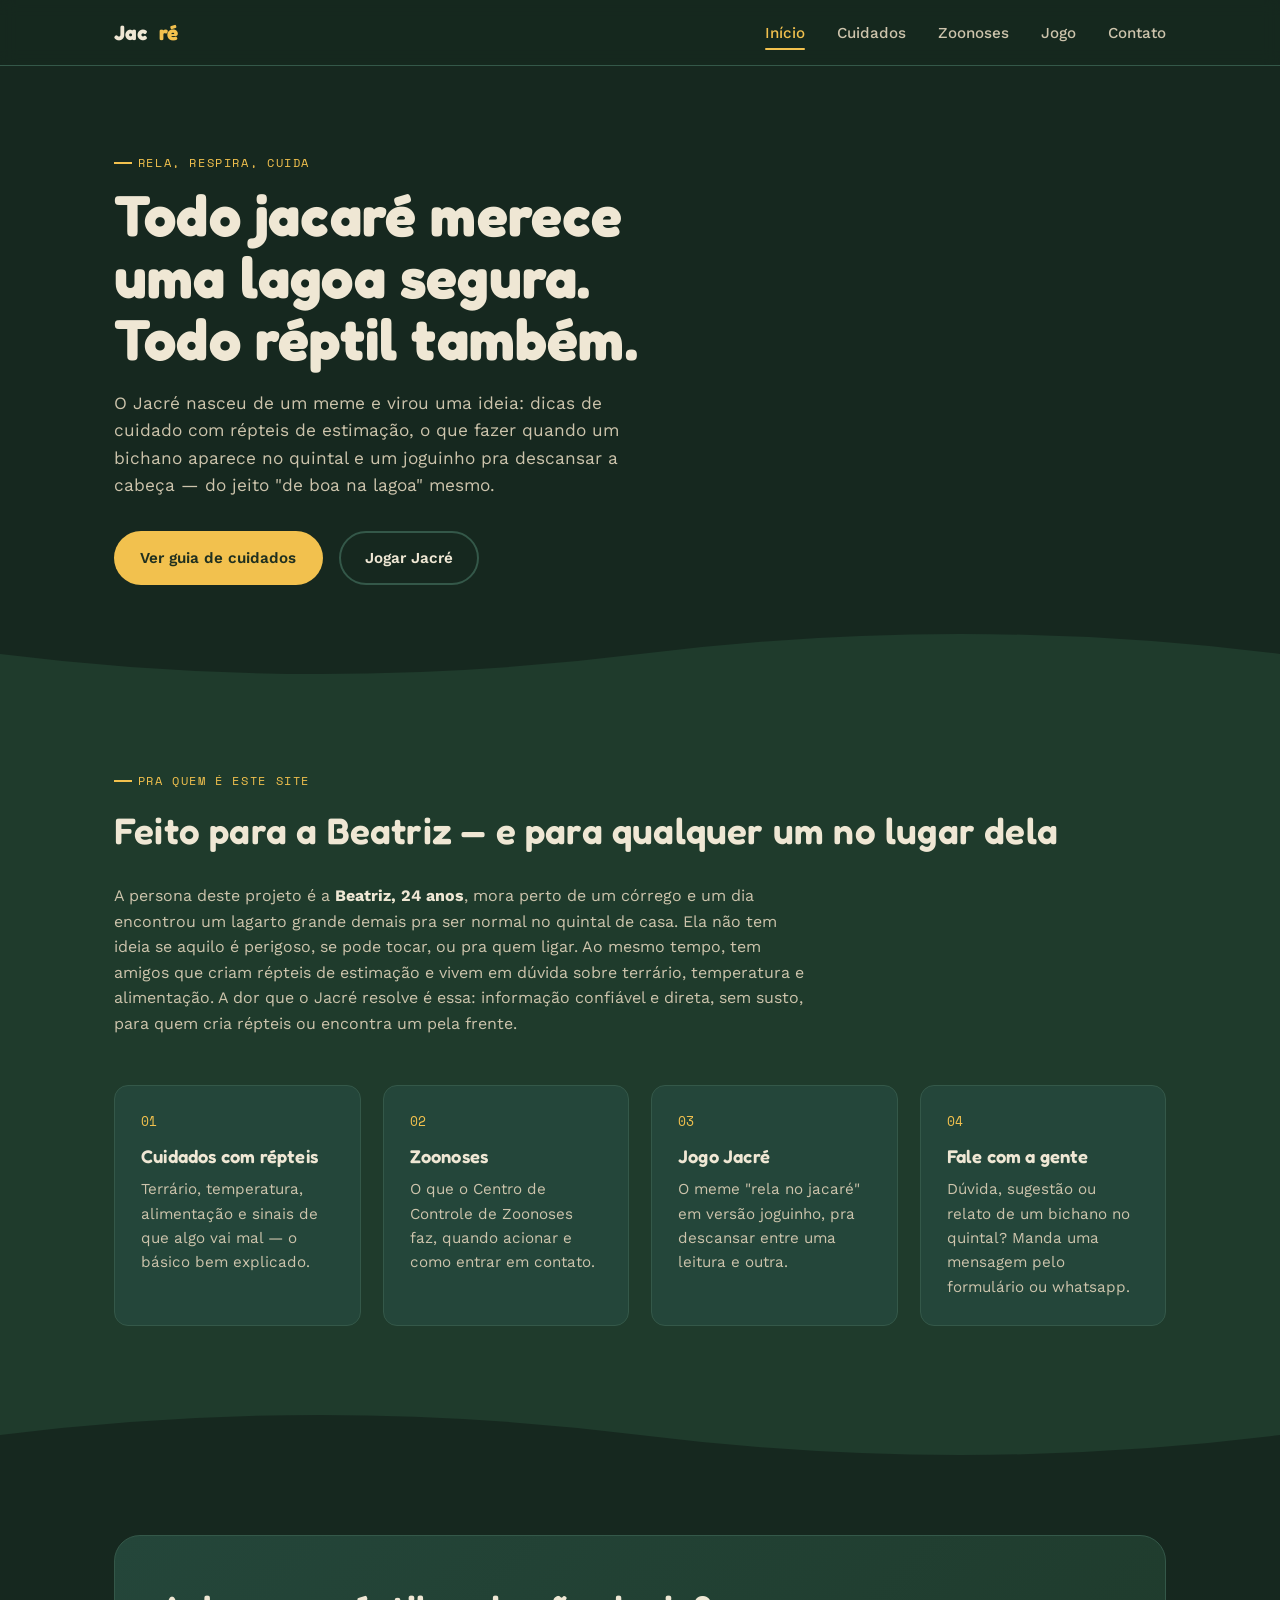
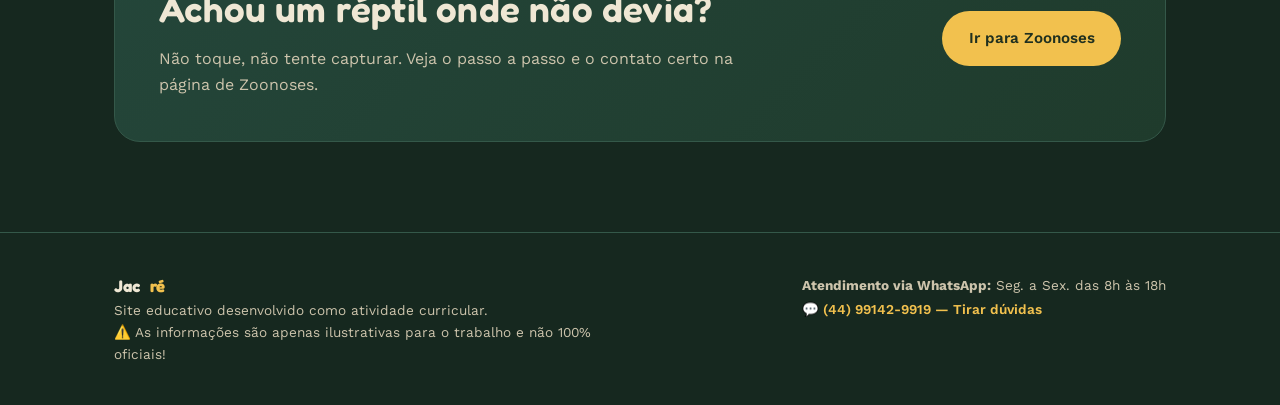
<file: index.html>
<!DOCTYPE html>
<html lang="pt-BR">

<head>
  <meta charset="UTF-8">
  <meta name="viewport" content="width=device-width, initial-scale=1.0">
  <title>Jacré — cuidados com répteis e boas notícias da lagoa</title>
  <link rel="stylesheet" href="css/style.css">
</head>

<body>

  <header class="site">
    <nav class="nav">
      <a href="index.html" class="brand">Jac<span class="dot">ré</span></a>
      <ul class="nav-links">
        <li><a href="index.html">Início</a></li>
        <li><a href="cuidados.html">Cuidados</a></li>
        <li><a href="zoonoses.html">Zoonoses</a></li>
        <li><a href="jogo.html">Jogo</a></li>
        <li><a href="contato.html">Contato</a></li>
      </ul>
      <button class="hamburger" aria-label="Abrir menu" aria-expanded="false">
        <span></span><span></span><span></span>
      </button>
    </nav>
  </header>

  <main>
    <section class="hero">
      <div class="wrap hero-grid">
        <div>
          <p class="eyebrow">Rela, respira, cuida</p>
          <h1>Todo jacaré merece uma lagoa segura. Todo réptil também.</h1>
          <p class="lead">O Jacré nasceu de um meme e virou uma ideia: dicas de cuidado com répteis de estimação, o que
            fazer quando um bichano aparece no quintal e um joguinho pra descansar a cabeça — do jeito "de boa na lagoa"
            mesmo.</p>
          <div class="hero-cta">
            <a href="cuidados.html" class="btn btn-primary">Ver guia de cuidados</a>
            <a href="jogo.html" class="btn btn-outline">Jogar Jacré</a>
          </div>
        </div>

        <div class="hero-stage">
          <svg viewBox="0 0 420 420" xmlns="http://www.w3.org/2000/svg" role="img"
            aria-label="Ilustração de um jacaré relaxando ao sol à beira da lagoa">
            <!-- sol -->
            <g class="sun-ray">
              <circle cx="210" cy="90" r="6" fill="#f2c14e" />
              <g stroke="#f2c14e" stroke-width="4" stroke-linecap="round">
                <line x1="210" y1="55" x2="210" y2="42" />
                <line x1="210" y1="138" x2="210" y2="125" />
                <line x1="167" y1="90" x2="154" y2="90" />
                <line x1="266" y1="90" x2="253" y2="90" />
                <line x1="180" y1="60" x2="171" y2="51" />
                <line x1="249" y1="129" x2="240" y2="120" />
                <line x1="180" y1="120" x2="171" y2="129" />
                <line x1="249" y1="51" x2="240" y2="60" />
              </g>
            </g>
            <circle cx="210" cy="90" r="34" fill="#f2c14e" />

            <!-- lagoa -->
            <ellipse class="ripple" cx="210" cy="330" rx="150" ry="16" fill="none" stroke="#3f6b57" stroke-width="2" />
            <ellipse class="ripple r2" cx="210" cy="330" rx="120" ry="12" fill="none" stroke="#3f6b57"
              stroke-width="2" />
            <ellipse class="ripple r3" cx="210" cy="330" rx="90" ry="9" fill="none" stroke="#3f6b57" stroke-width="2" />
            <path d="M20 330 Q210 300 400 330 L400 420 L20 420 Z" fill="#24463a" />

            <!-- pedra -->
            <ellipse cx="210" cy="300" rx="120" ry="26" fill="#6b4a30" />
            <ellipse cx="210" cy="292" rx="112" ry="20" fill="#7a5230" />

            <!-- jacaré -->
            <g>
              <!-- corpo -->
              <ellipse cx="205" cy="275" rx="95" ry="30" fill="#4c7a5b" />
              <!-- cauda -->
              <path d="M300 278 Q345 275 355 255 Q340 272 300 268 Z" fill="#436c51" />
              <!-- crista -->
              <polygon points="150,255 158,242 166,255" fill="#3a5f47" />
              <polygon points="170,252 178,238 186,252" fill="#3a5f47" />
              <polygon points="190,250 198,236 206,250" fill="#3a5f47" />
              <!-- focinho -->
              <path d="M95 270 Q60 268 55 278 Q60 288 95 286 Z" fill="#4c7a5b" />
              <path d="M58 276 Q70 274 90 275" stroke="#2f4d3a" stroke-width="2" fill="none" />
              <!-- narina -->
              <circle cx="63" cy="273" r="2" fill="#2f4d3a" />
              <!-- olho com pálpebra que pisca -->
              <circle cx="118" cy="262" r="8" fill="#20301f" />
              <circle cx="118" cy="262" r="4" fill="#f2c14e" />
              <rect class="eye-lid" x="110" y="254" width="16" height="16" fill="#4c7a5b" />
              <!-- pernas -->
              <ellipse cx="150" cy="300" rx="10" ry="6" fill="#436c51" />
              <ellipse cx="255" cy="300" rx="10" ry="6" fill="#436c51" />
            </g>
          </svg>
        </div>
      </div>
    </section>

    <svg class="wave" viewBox="0 0 1440 70" preserveAspectRatio="none">
      <path d="M0 30 Q 360 70 720 30 T 1440 30 V70 H0 Z" />
    </svg>

    <section class="section-alt">
      <div class="wrap">
        <p class="eyebrow">Pra quem é este site</p>
        <h2>Feito para a Beatriz — e para qualquer um no lugar dela</h2>
        <p style="max-width:70ch">A persona deste projeto é a <strong style="color:var(--cream)">Beatriz, 24
            anos</strong>, mora perto de um córrego e um dia encontrou um lagarto grande demais pra ser normal no
          quintal de casa. Ela não tem ideia se aquilo é perigoso, se pode tocar, ou pra quem ligar. Ao mesmo tempo, tem
          amigos que criam répteis de estimação e vivem em dúvida sobre terrário, temperatura e alimentação. A dor que o
          Jacré resolve é essa: informação confiável e direta, sem susto, para quem cria répteis ou encontra um pela
          frente.</p>

        <div class="card-grid mt-lg">
          <div class="card">
            <span class="num">01</span>
            <h3>Cuidados com répteis</h3>
            <p>Terrário, temperatura, alimentação e sinais de que algo vai mal — o básico bem explicado.</p>
          </div>
          <div class="card">
            <span class="num">02</span>
            <h3>Zoonoses</h3>
            <p>O que o Centro de Controle de Zoonoses faz, quando acionar e como entrar em contato.</p>
          </div>
          <div class="card">
            <span class="num">03</span>
            <h3>Jogo Jacré</h3>
            <p>O meme "rela no jacaré" em versão joguinho, pra descansar entre uma leitura e outra.</p>
          </div>
          <div class="card">
            <span class="num">04</span>
            <h3>Fale com a gente</h3>
            <p>Dúvida, sugestão ou relato de um bichano no quintal? Manda uma mensagem pelo formulário ou whatsapp.
            </p>
          </div>
        </div>
      </div>
    </section>

    <svg class="wave" viewBox="0 0 1440 70" preserveAspectRatio="none" style="transform:scaleY(-1)">
      <path d="M0 30 Q 360 70 720 30 T 1440 30 V70 H0 Z" />
    </svg>

    <section>
      <div class="wrap">
        <div class="banner">
          <div>
            <h2 style="margin-bottom:.2em">Achou um réptil onde não devia?</h2>
            <p>Não toque, não tente capturar. Veja o passo a passo e o contato certo na página de Zoonoses.</p>
          </div>
          <a href="zoonoses.html" class="btn btn-primary">Ir para Zoonoses</a>
        </div>
      </div>
    </section>
  </main>

  <footer class="site">
    <div class="wrap footer-grid">
      <div>
        <p class="brand">Jac<span class="dot">ré</span></p>
        <p>Site educativo desenvolvido como atividade curricular.<br>⚠️ As informações são apenas ilustrativas para o trabalho e não 100% oficiais!</p>
      </div>
      <div class="footer-whatsapp">
        <p><strong>Atendimento via WhatsApp:</strong> Seg. a Sex. das 8h às 18h</p>
        <p><a href="https://wa.me/5544991429919" target="_blank" rel="noopener noreferrer">💬 (44) 99142-9919 — Tirar
            dúvidas</a></p>
      </div>
    </div>
  </footer>

  <script src="js/script.js"></script>
</body>

</html>
</file>
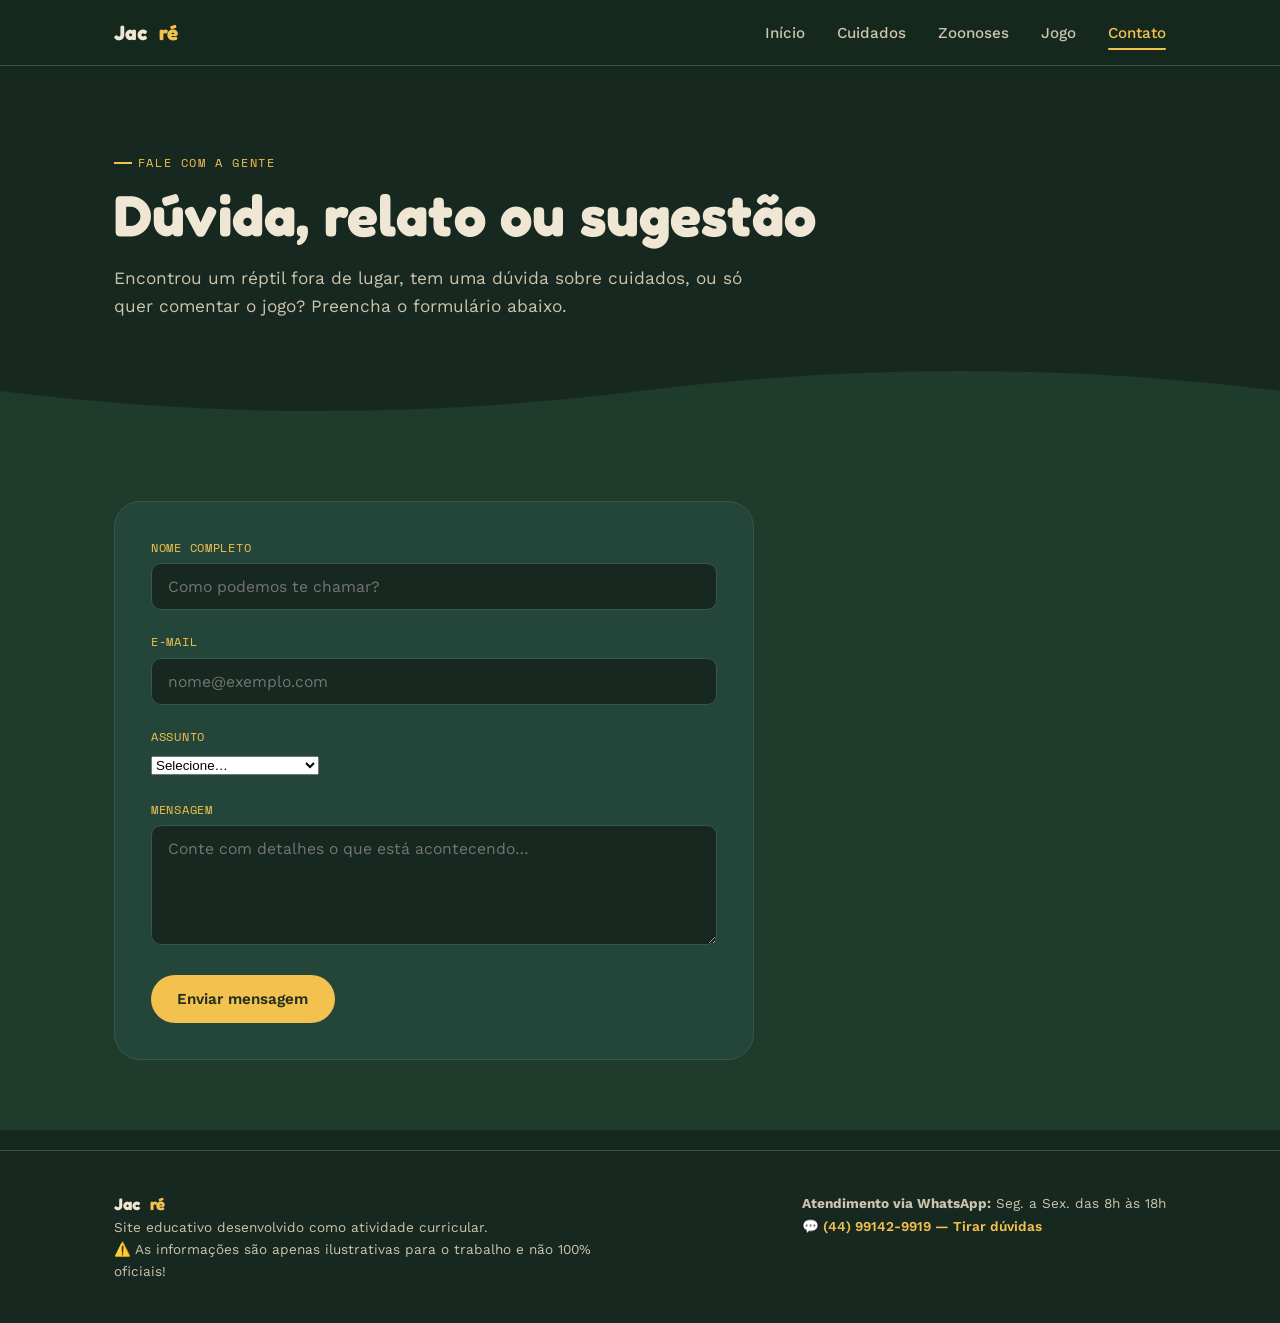
<file: contato.html>
<!DOCTYPE html>
<html lang="pt-BR">

<head>
  <meta charset="UTF-8">
  <meta name="viewport" content="width=device-width, initial-scale=1.0">
  <title>Contato — Jacré</title>
  <link rel="stylesheet" href="css/style.css">
</head>

<body>

  <header class="site">
    <nav class="nav">
      <a href="index.html" class="brand">Jac<span class="dot">ré</span></a>
      <ul class="nav-links">
        <li><a href="index.html">Início</a></li>
        <li><a href="cuidados.html">Cuidados</a></li>
        <li><a href="zoonoses.html">Zoonoses</a></li>
        <li><a href="jogo.html">Jogo</a></li>
        <li><a href="contato.html">Contato</a></li>
      </ul>
      <button class="hamburger" aria-label="Abrir menu" aria-expanded="false">
        <span></span><span></span><span></span>
      </button>
    </nav>
  </header>

  <main>
    <section class="hero" style="padding-bottom:10px">
      <div class="wrap">
        <p class="eyebrow">Fale com a gente</p>
        <h1>Dúvida, relato ou sugestão</h1>
        <p class="lead">Encontrou um réptil fora de lugar, tem uma dúvida sobre cuidados, ou só quer comentar o jogo?
          Preencha o formulário abaixo.</p>
      </div>
    </section>

    <svg class="wave" viewBox="0 0 1440 70" preserveAspectRatio="none">
      <path d="M0 30 Q 360 70 720 30 T 1440 30 V70 H0 Z" />
    </svg>

    <section class="section-alt">
      <div class="wrap">
        <form class="form-card" id="contato-form" novalidate>
          <div class="field">
            <label for="nome">Nome completo</label>
            <input type="text" id="nome" name="nome" placeholder="Como podemos te chamar?">
            <p class="error-msg">Digite seu nome completo (mínimo 3 letras).</p>
          </div>

          <div class="field">
            <label for="email">E-mail</label>
            <input type="email" id="email" name="email" placeholder="nome@exemplo.com">
            <p class="error-msg">Digite um e-mail válido, ex: nome@exemplo.com.</p>
          </div>

          <div class="field">
            <label for="assunto">Assunto</label>
            <select id="assunto" name="assunto">
              <option value="">Selecione…</option>
              <option value="Encontrei um réptil solto">Encontrei um réptil solto</option>
              <option value="Dúvida sobre cuidados">Dúvida sobre cuidados</option>
              <option value="Comentário sobre o jogo">Comentário sobre o jogo</option>
              <option value="Outro assunto">Outro assunto</option>
            </select>
            <p class="error-msg">Selecione o assunto do contato.</p>
          </div>

          <div class="field">
            <label for="mensagem">Mensagem</label>
            <textarea id="mensagem" name="mensagem" placeholder="Conte com detalhes o que está acontecendo…"></textarea>
            <p class="error-msg">Conte com um pouco mais de detalhe (mínimo 10 caracteres).</p>
          </div>

          <button type="submit" class="btn btn-primary">Enviar mensagem</button>

          <dl class="confirm-box" id="confirm-box">
            <p class="eyebrow" style="margin-bottom:.6em">Recebemos o seguinte</p>
            <dt>Nome</dt>
            <dd id="out-nome"></dd>
            <dt>E-mail</dt>
            <dd id="out-email"></dd>
            <dt>Assunto</dt>
            <dd id="out-assunto"></dd>
            <dt>Mensagem</dt>
            <dd id="out-mensagem"></dd>
          </dl>
        </form>
      </div>
    </section>
  </main>

  <footer class="site">
    <div class="wrap footer-grid">
      <div>
        <p class="brand">Jac<span class="dot">ré</span></p>
        <p>Site educativo desenvolvido como atividade curricular.<br>⚠️ As informações são apenas ilustrativas para o trabalho e não 100% oficiais!</p>
      </div>
      <div class="footer-whatsapp">
        <p><strong>Atendimento via WhatsApp:</strong> Seg. a Sex. das 8h às 18h</p>
        <p><a href="https://wa.me/5544991429919" target="_blank" rel="noopener noreferrer">💬 (44) 99142-9919 — Tirar
            dúvidas</a></p>
      </div>
    </div>
  </footer>

  <script src="js/script.js"></script>
</body>

</html>
</file>
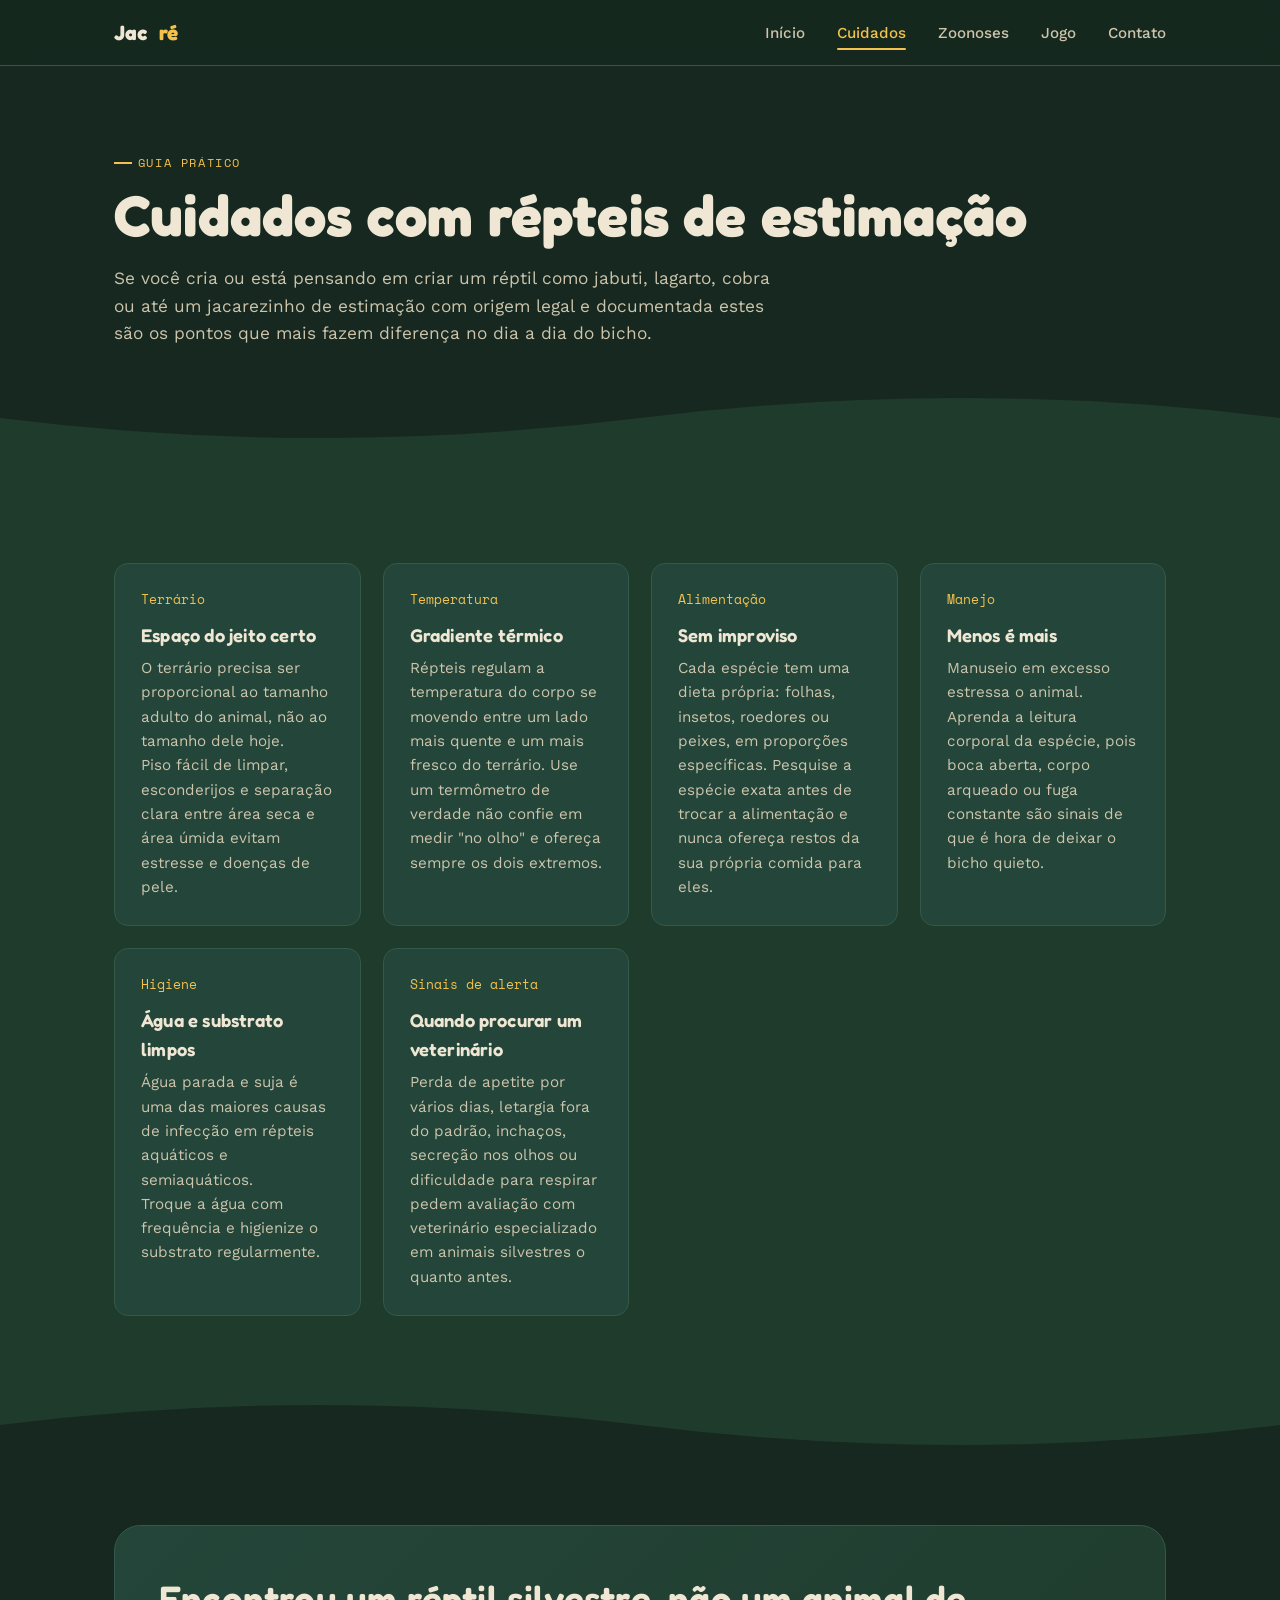
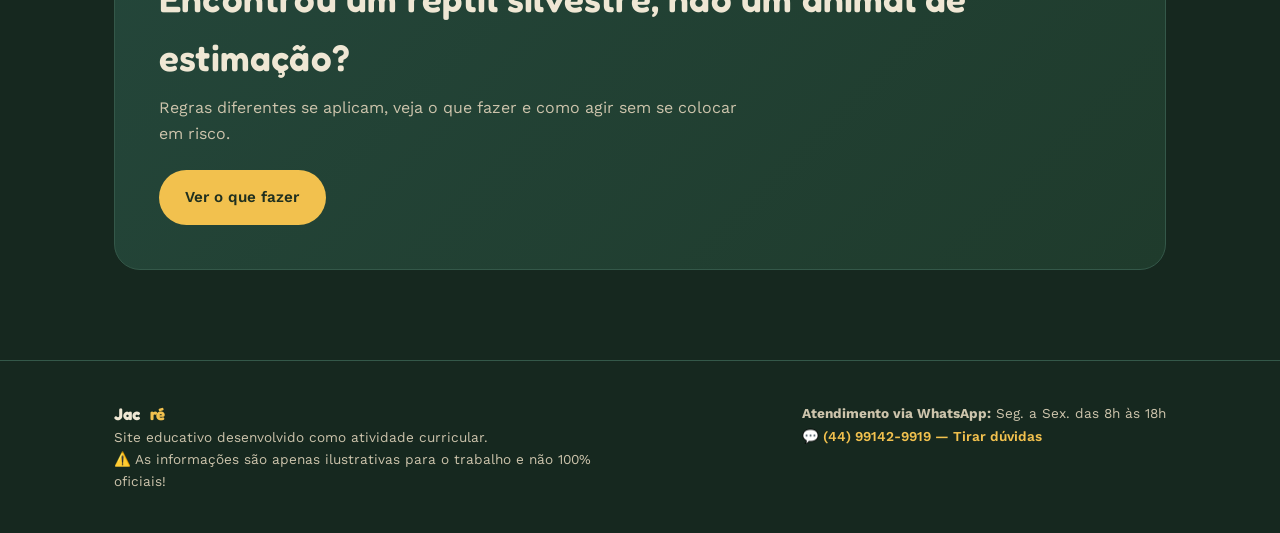
<file: cuidados.html>
<!DOCTYPE html>
<html lang="pt-BR">

<head>
  <meta charset="UTF-8">
  <meta name="viewport" content="width=device-width, initial-scale=1.0">
  <title>Cuidados com répteis — Jacré</title>
  <link rel="stylesheet" href="css/style.css">
</head>

<body>

  <header class="site">
    <nav class="nav">
      <a href="index.html" class="brand">Jac<span class="dot">ré</span></a>
      <ul class="nav-links">
        <li><a href="index.html">Início</a></li>
        <li><a href="cuidados.html">Cuidados</a></li>
        <li><a href="zoonoses.html">Zoonoses</a></li>
        <li><a href="jogo.html">Jogo</a></li>
        <li><a href="contato.html">Contato</a></li>
      </ul>
      <button class="hamburger" aria-label="Abrir menu" aria-expanded="false">
        <span></span><span></span><span></span>
      </button>
    </nav>
  </header>

  <main>
    <section class="hero" style="padding-bottom:10px">
      <div class="wrap">
        <p class="eyebrow">Guia prático</p>
        <h1>Cuidados com répteis de estimação</h1>
        <p class="lead">Se você cria ou está pensando em criar um réptil como jabuti, lagarto, cobra ou até um
          jacarezinho de estimação com origem legal e documentada estes são os pontos que mais fazem diferença no dia a
          dia do bicho.
        </p>
      </div>
    </section>

    <svg class="wave" viewBox="0 0 1440 70" preserveAspectRatio="none">
      <path d="M0 30 Q 360 70 720 30 T 1440 30 V70 H0 Z" />
    </svg>

    <section class="section-alt">
      <div class="wrap">
        <div class="card-grid">
          <div class="card">
            <span class="num">Terrário</span>
            <h3>Espaço do jeito certo</h3>
            <p>O terrário precisa ser proporcional ao tamanho adulto do animal, não ao tamanho dele hoje. <br>
              Piso fácil de limpar, esconderijos e separação clara entre área seca e área úmida evitam estresse e
              doenças de
              pele.</p>
          </div>
          <div class="card">
            <span class="num">Temperatura</span>
            <h3>Gradiente térmico</h3>
            <p>Répteis regulam a temperatura do corpo se movendo entre um lado mais quente e um mais fresco do terrário.
              Use um termômetro de verdade não confie em medir "no olho" e ofereça sempre os dois extremos.</p>
          </div>
          <div class="card">
            <span class="num">Alimentação</span>
            <h3>Sem improviso</h3>
            <p>Cada espécie tem uma dieta própria: folhas, insetos, roedores ou peixes, em proporções específicas.
              Pesquise a espécie exata antes de trocar a alimentação e nunca ofereça restos da sua própria comida para
              eles.</p>
          </div>
          <div class="card">
            <span class="num">Manejo</span>
            <h3>Menos é mais</h3>
            <p>Manuseio em excesso estressa o animal. Aprenda a leitura corporal da espécie, pois boca aberta, corpo
              arqueado ou fuga constante são sinais de que é hora de deixar o bicho quieto.</p>
          </div>
          <div class="card">
            <span class="num">Higiene</span>
            <h3>Água e substrato limpos</h3>
            <p>Água parada e suja é uma das maiores causas de infecção em répteis aquáticos e semiaquáticos. <br>Troque
              a água com frequência e higienize o substrato regularmente.</p>
          </div>
          <div class="card">
            <span class="num">Sinais de alerta</span>
            <h3>Quando procurar um veterinário</h3>
            <p>Perda de apetite por vários dias, letargia fora do padrão, inchaços, secreção nos olhos ou dificuldade
              para respirar pedem avaliação com veterinário especializado em animais silvestres o quanto antes.</p>
          </div>
        </div>
      </div>
    </section>

    <svg class="wave" viewBox="0 0 1440 70" preserveAspectRatio="none" style="transform:scaleY(-1)">
      <path d="M0 30 Q 360 70 720 30 T 1440 30 V70 H0 Z" />
    </svg>

    <section>
      <div class="wrap">
        <div class="banner">
          <div>
            <h2 style="margin-bottom:.2em">Encontrou um réptil silvestre, não um animal de estimação?</h2>
            <p>Regras diferentes se aplicam, veja o que fazer e como agir sem se colocar em risco.</p>
          </div>
          <a href="zoonoses.html" class="btn btn-primary">Ver o que fazer</a>
        </div>
      </div>
    </section>
  </main>

  <footer class="site">
    <div class="wrap footer-grid">
      <div>
        <p class="brand">Jac<span class="dot">ré</span></p>
        <p>Site educativo desenvolvido como atividade curricular.<br>⚠️ As informações são apenas ilustrativas para o trabalho e não 100% oficiais!</p>
      </div>
      <div class="footer-whatsapp">
        <p><strong>Atendimento via WhatsApp:</strong> Seg. a Sex. das 8h às 18h</p>
        <p><a href="https://wa.me/5544991429919" target="_blank" rel="noopener noreferrer">💬 (44) 99142-9919 — Tirar
            dúvidas</a></p>
      </div>
    </div>
  </footer>

  <script src="js/script.js"></script>
</body>

</html>
</file>
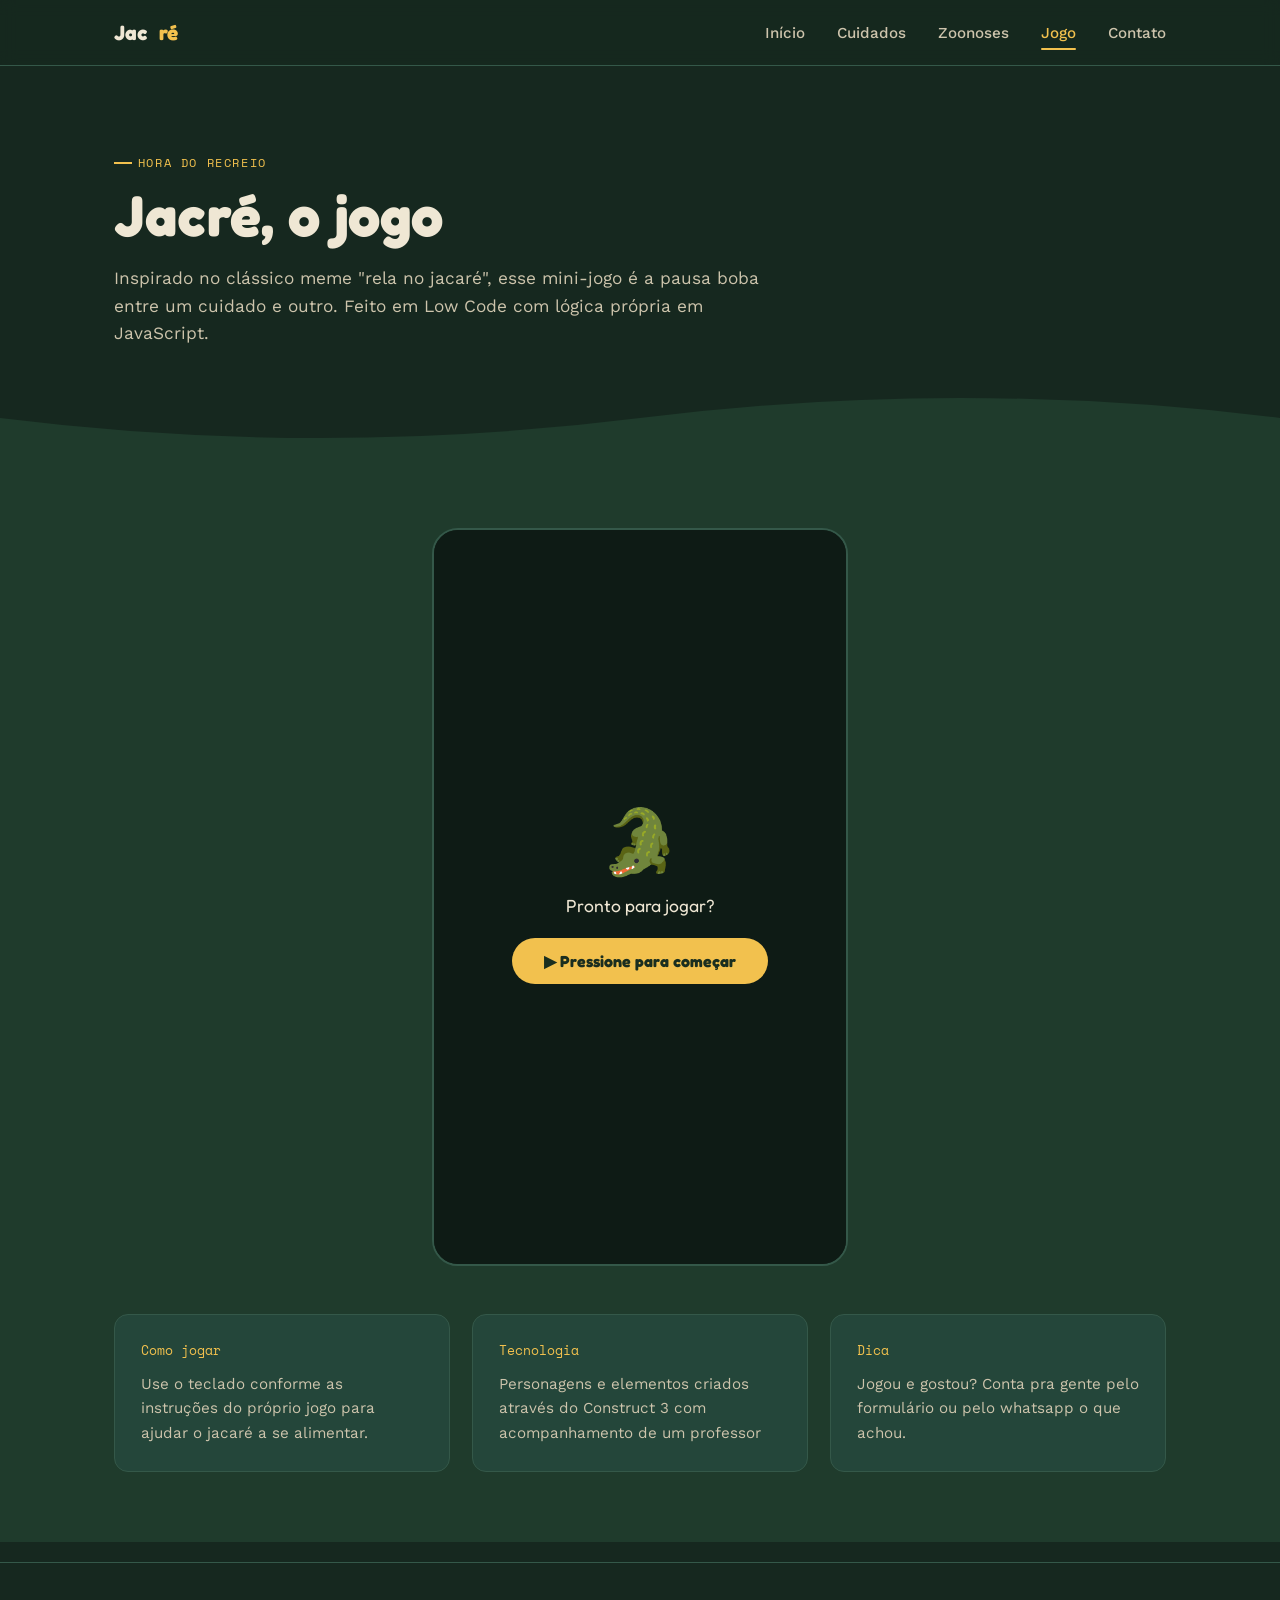
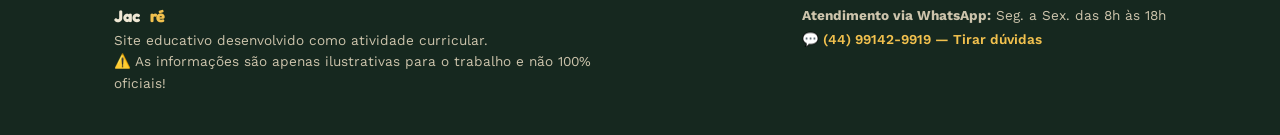
<file: jogo.html>
<!DOCTYPE html>
<html lang="pt-BR">

<head>
  <meta charset="UTF-8">
  <meta name="viewport" content="width=device-width, initial-scale=1.0">
  <title>Jogo Jacré — rela na lagoa</title>
  <link rel="stylesheet" href="css/style.css">
</head>

<body>

  <header class="site">
    <nav class="nav">
      <a href="index.html" class="brand">Jac<span class="dot">ré</span></a>
      <ul class="nav-links">
        <li><a href="index.html">Início</a></li>
        <li><a href="cuidados.html">Cuidados</a></li>
        <li><a href="zoonoses.html">Zoonoses</a></li>
        <li><a href="jogo.html">Jogo</a></li>
        <li><a href="contato.html">Contato</a></li>
      </ul>
      <button class="hamburger" aria-label="Abrir menu" aria-expanded="false">
        <span></span><span></span><span></span>
      </button>
    </nav>
  </header>

  <main>
    <section class="hero" style="padding-bottom:10px">
      <div class="wrap">
        <p class="eyebrow">Hora do recreio</p>
        <h1>Jacré, o jogo</h1>
        <p class="lead">Inspirado no clássico meme "rela no jacaré", esse mini-jogo é a pausa boba entre um cuidado e
          outro. Feito em Low Code com lógica própria em JavaScript.</p>
      </div>
    </section>

    <svg class="wave" viewBox="0 0 1440 70" preserveAspectRatio="none">
      <path d="M0 30 Q 360 70 720 30 T 1440 30 V70 H0 Z" />
    </svg>

    <section class="section-alt">
      <div class="wrap">
        <div class="game-shell">
          <!-- barra com os botões, FORA do quadro do jogo (evita sobrepor o placar) -->
          <div class="game-toolbar" id="game-toolbar">
            <button class="game-tool-btn" id="game-fullscreen-btn" title="Tela cheia">⛶</button>
            <button class="game-tool-btn" id="game-close-btn" title="Fechar jogo">✕</button>
          </div>

          <div class="game-frame-wrap">
            <!-- iframe começa sem src; só carrega ao clicar no overlay -->
            <iframe id="game-iframe" src="" title="Jogo Jacré" allow="autoplay"></iframe>

            <!-- overlay "clique para jogar" -->
            <div class="game-overlay" id="game-overlay">
              <div class="game-overlay-icon">🐊</div>
              <p>Pronto para jogar?</p>
              <button class="play-btn" id="game-play-btn">▶ Pressione para começar</button>
            </div>
          </div>
        </div>


        <div class="card-grid mt-lg">
          <div class="card">
            <span class="num">Como jogar</span>
            <p>Use o teclado conforme as instruções do próprio jogo para ajudar o jacaré a se alimentar.</p>
          </div>
          <div class="card">
            <span class="num">Tecnologia</span>
            <p>Personagens e elementos criados através do Construct 3 com acompanhamento de um professor</p>
          </div>
          <div class="card">
            <span class="num">Dica</span>
            <p>Jogou e gostou? Conta pra gente pelo formulário ou pelo whatsapp o que achou.</p>
          </div>
        </div>
      </div>
    </section>
  </main>

  <footer class="site">
    <div class="wrap footer-grid">
      <div>
        <p class="brand">Jac<span class="dot">ré</span></p>
        <p>Site educativo desenvolvido como atividade curricular.<br>⚠️ As informações são apenas ilustrativas para o
          trabalho e não 100% oficiais!</p>
      </div>
      <div class="footer-whatsapp">
        <p><strong>Atendimento via WhatsApp:</strong> Seg. a Sex. das 8h às 18h</p>
        <p><a href="https://wa.me/5544991429919" target="_blank" rel="noopener noreferrer">💬 (44) 99142-9919 — Tirar
            dúvidas</a></p>
      </div>
    </div>
  </footer>

  <script src="js/script.js"></script>
  <script>
    const gameIframe = document.getElementById('game-iframe');
    const gameOverlay = document.getElementById('game-overlay');
    const gamePlayBtn = document.getElementById('game-play-btn');
    const gameCloseBtn = document.getElementById('game-close-btn');
    const gameToolbar = document.getElementById('game-toolbar');
    const gameFullscreenBtn = document.getElementById('game-fullscreen-btn');
    const gameFrameWrap = document.querySelector('.game-frame-wrap');

    let isFullscreen = false;
    let idleTimer = null;

    // --- Em tela cheia, apaga a toolbar depois de 2.5s parado e
    //     volta a mostrar assim que o usuário encosta na tela ---
    function resetIdleTimer() {
      if (!isFullscreen) return;
      gameToolbar.classList.remove('is-idle');
      clearTimeout(idleTimer);
      idleTimer = setTimeout(function () {
        gameToolbar.classList.add('is-idle');
      }, 2500);
    }

    function stopIdleTimer() {
      clearTimeout(idleTimer);
      gameToolbar.classList.remove('is-idle');
    }

    // --- Click-to-play: só carrega o jogo quando o usuário clicar ---
    function startGame() {
      gameIframe.src = 'jogo/index.html';
      gameOverlay.classList.add('hidden');
      gameToolbar.classList.add('visible');
      gameIframe.focus();
    }

    // --- Fechar: descarrega o jogo, volta ao overlay e sai da tela cheia ---
    function stopGame() {
      gameIframe.src = '';
      gameOverlay.classList.remove('hidden');
      gameToolbar.classList.remove('visible');
      if (isFullscreen) toggleFullscreen();
    }

    // --- Tela cheia (CSS, não usa Fullscreen API nativa: mais confiável no iPhone) ---
    function toggleFullscreen() {
      isFullscreen = !isFullscreen;
      gameFrameWrap.classList.toggle('is-fullscreen', isFullscreen);
      document.body.classList.toggle('game-fullscreen-active', isFullscreen);
      gameFullscreenBtn.textContent = isFullscreen ? '⤢' : '⛶';
      gameFullscreenBtn.title = isFullscreen ? 'Sair da tela cheia' : 'Tela cheia';

      if (isFullscreen) {
        resetIdleTimer();
        gameFrameWrap.addEventListener('touchstart', resetIdleTimer, { passive: true });
        gameFrameWrap.addEventListener('mousemove', resetIdleTimer);
      } else {
        stopIdleTimer();
        gameFrameWrap.removeEventListener('touchstart', resetIdleTimer);
        gameFrameWrap.removeEventListener('mousemove', resetIdleTimer);
      }
    }

    gamePlayBtn.addEventListener('click', startGame);
    gameOverlay.addEventListener('click', function (e) {
      startGame();
    });

    gameCloseBtn.addEventListener('click', function (e) {
      e.stopPropagation();
      stopGame();
    });

    gameFullscreenBtn.addEventListener('click', function (e) {
      e.stopPropagation();
      toggleFullscreen();
    });
  </script>
</body>

</html>
</file>
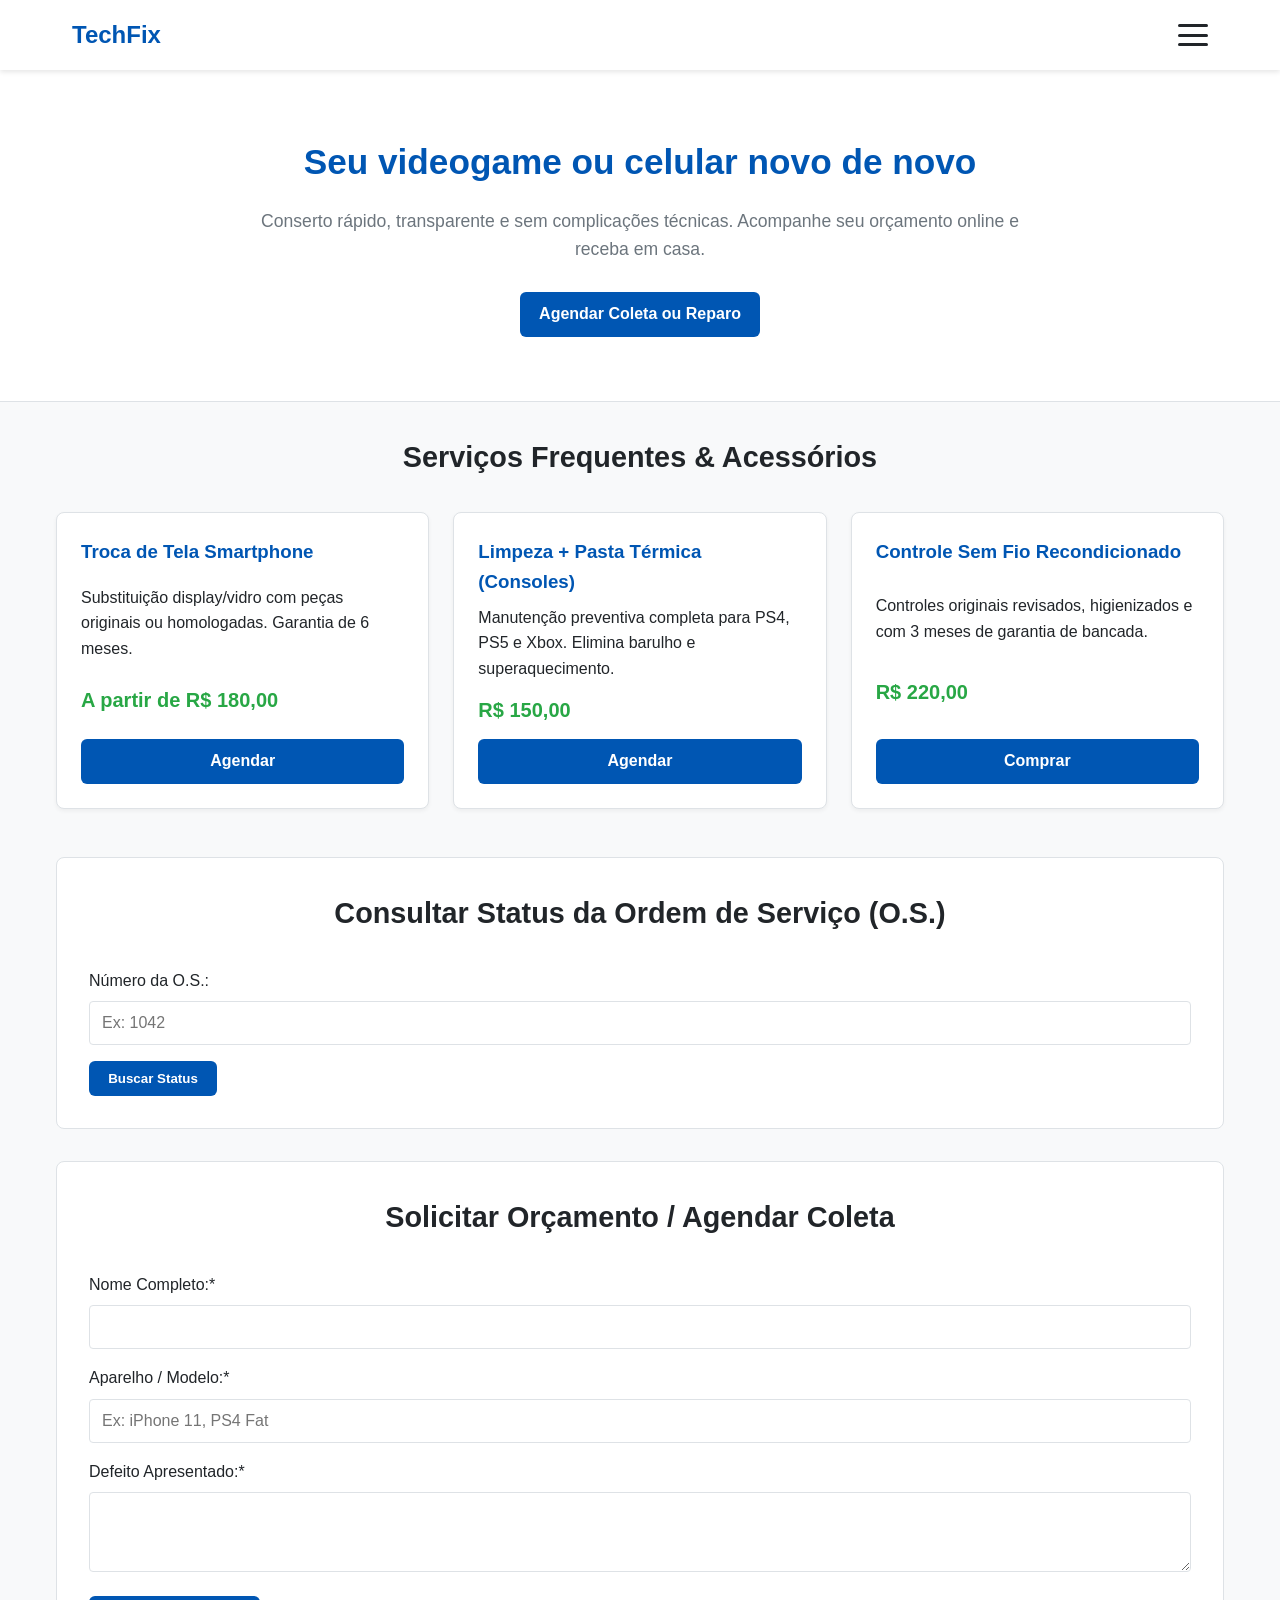
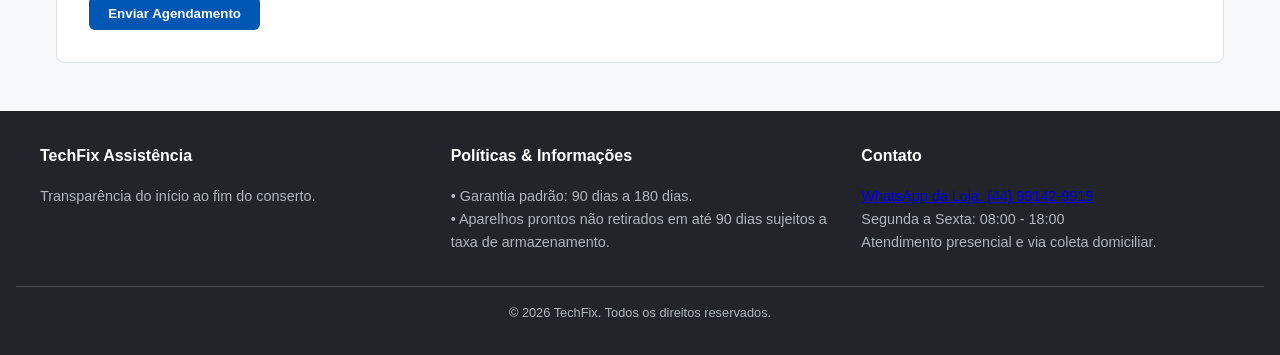
<file: Rubriga.html>
<!DOCTYPE html>
<html lang="pt-BR">

<head>
    <meta charset="UTF-8">
    <meta name="viewport" content="width=device-width, initial-scale=1.0">
    <title>TechFix - Assistência Técnica Transparente</title>
    <style>
        /* VARIÁVEIS E PADRONIZAÇÃO VISUAL */
        :root {
            --primary: #0056b3;
            --primary-hover: #003d80;
            --secondary: #28a745;
            --bg-light: #f8f9fa;
            --text-dark: #212529;
            --text-muted: #6c757d;
            --white: #ffffff;
            --border: #dee2e6;
        }

        * {
            box-sizing: border-box;
            margin: 0;
            padding: 0;
            font-family: 'Segoe UI', Tahoma, Geneva, Verdana, sans-serif;
        }

        html {
            scroll-behavior: smooth;
        }

        body {
            background-color: var(--bg-light);
            color: var(--text-dark);
            line-height: 1.6;
        }

        /* CABEÇALHO E NAVEGAÇÃO */
        header {
            background-color: var(--white);
            box-shadow: 0 2px 5px rgba(0, 0, 0, 0.1);
            position: sticky;
            top: 0;
            z-index: 1000;
        }

        .navbar {
            display: flex;
            justify-content: space-between;
            align-items: center;
            padding: 1rem 2rem;
            max-width: 1200px;
            margin: 0 auto;
        }

        .logo {
            font-size: 1.5rem;
            font-weight: bold;
            color: var(--primary);
        }

        .nav-menu {
            display: flex;
            list-style: none;
            gap: 1.5rem;
            align-items: center;
        }

        .nav-link {
            text-decoration: none;
            color: var(--text-dark);
            font-weight: 500;
            transition: color 0.2s;
        }

        .nav-link:hover {
            color: var(--primary);
        }

        /* MENU HAMBURGER (VISÍVEL EM TODAS AS TELAS) */
        .hamburger {
            display: flex;
            flex-direction: column;
            justify-content: space-between;
            width: 30px;
            height: 22px;
            background: transparent;
            border: none;
            cursor: pointer;
            padding: 0;
            z-index: 1001;
        }

        .hamburger span {
            width: 100%;
            height: 3px;
            background-color: var(--text-dark);
            border-radius: 3px;
            transition: all 0.3s ease-in-out;
        }

        .hamburger.active span:nth-child(1) {
            transform: translateY(9.5px) rotate(45deg);
        }

        .hamburger.active span:nth-child(2) {
            opacity: 0;
        }

        .hamburger.active span:nth-child(3) {
            transform: translateY(-9.5px) rotate(-45deg);
        }

        .nav-overlay {
            display: none;
            position: fixed;
            top: 0;
            left: 0;
            width: 100vw;
            height: 100vh;
            background: rgba(0, 0, 0, 0.4);
            backdrop-filter: blur(2px);
            z-index: 998;
            opacity: 0;
            transition: opacity 0.3s ease;
        }

        .nav-overlay.active {
            display: block;
            opacity: 1;
        }

        .nav-menu {
            position: fixed;
            top: 0;
            right: -100%;
            width: 300px;
            height: 100vh;
            background-color: var(--white);
            flex-direction: column;
            gap: 0;
            padding: 5rem 2rem 2rem 2rem;
            transition: right 0.3s cubic-bezier(0.4, 0, 0.2, 1);
            box-shadow: -4px 0 20px rgba(0, 0, 0, 0.15);
            z-index: 999;
            align-items: stretch;
            list-style: none;
        }

        .nav-menu.active {
            right: 0;
        }

        .nav-item {
            width: 100%;
            text-align: left;
            padding: 1rem 0;
            border-bottom: 1px solid var(--border);
        }

        .nav-link {
            font-size: 1.1rem;
            display: block;
            width: 100%;
            text-decoration: none;
            color: var(--text-dark);
            font-weight: 500;
            transition: color 0.2s;
        }

        .nav-link:hover {
            color: var(--primary);
        }

        .nav-menu .btn {
            margin-top: 1.5rem;
            width: 100%;
            display: block;
        }

        /* BOTOES E AÇÕES (INDICAR) */
        .btn {
            display: inline-block;
            padding: 0.6rem 1.2rem;
            border-radius: 6px;
            text-decoration: none;
            font-weight: bold;
            cursor: pointer;
            border: none;
            transition: background-color 0.2s;
            text-align: center;
        }

        .btn-primary {
            background-color: var(--primary);
            color: var(--white);
        }

        .btn-primary:hover {
            background-color: var(--primary-hover);
        }

        /* SEÇÃO HERO (DIRECIONAR) */
        .hero {
            background-color: var(--white);
            padding: 4rem 2rem;
            text-align: center;
            border-bottom: 1px solid var(--border);
        }

        .hero-content {
            max-width: 800px;
            margin: 0 auto;
        }

        .hero h1 {
            font-size: 2.2rem;
            margin-bottom: 1rem;
            color: var(--primary);
        }

        .hero p {
            font-size: 1.1rem;
            color: var(--text-muted);
            margin-bottom: 1.8rem;
        }

        /* CONTAINER PRINCIPAL */
        .container {
            max-width: 1200px;
            margin: 2rem auto;
            padding: 0 1rem;
        }

        .section-title {
            text-align: center;
            margin-bottom: 2rem;
            font-size: 1.8rem;
        }

        /* GRID DE SERVIÇOS E PRODUTOS (ALINHAR E FACILITAR) */
        .grid-cards {
            display: grid;
            grid-template-columns: repeat(auto-fit, minmax(280px, 1fr));
            gap: 1.5rem;
            margin-bottom: 3rem;
        }

        .card {
            background: var(--white);
            border: 1px solid var(--border);
            border-radius: 8px;
            padding: 1.5rem;
            display: flex;
            flex-direction: column;
            justify-content: space-between;
            box-shadow: 0 2px 4px rgba(0, 0, 0, 0.05);
        }

        .card h3 {
            margin-bottom: 0.5rem;
            color: var(--primary);
        }

        .card .price {
            font-size: 1.25rem;
            font-weight: bold;
            color: var(--secondary);
            margin: 0.8rem 0;
        }

        /* FORMULÁRIOS E CONSULTA (VALIDAÇÃO E MOSTRAR DADOS) */
        .form-section {
            background: var(--white);
            padding: 2rem;
            border-radius: 8px;
            border: 1px solid var(--border);
            margin-bottom: 2rem;
        }

        .form-group {
            margin-bottom: 1rem;
        }

        .form-group label {
            display: block;
            margin-bottom: 0.5rem;
            font-weight: 500;
        }

        .form-control {
            width: 100%;
            padding: 0.75rem;
            border: 1px solid var(--border);
            border-radius: 4px;
            font-size: 1rem;
        }

        .result-box {
            margin-top: 1.5rem;
            padding: 1rem;
            background-color: #e9ecef;
            border-radius: 4px;
            display: none;
        }

        /* RODAPÉ */
        footer {
            background-color: var(--text-dark);
            color: var(--white);
            padding: 2rem 1rem;
            margin-top: 3rem;
        }

        .footer-content {
            max-width: 1200px;
            margin: 0 auto;
            display: grid;
            grid-template-columns: repeat(auto-fit, minmax(250px, 1fr));
            gap: 2rem;
        }

        .footer-content h4 {
            margin-bottom: 1rem;
            color: var(--white);
        }

        .footer-content p,
        .footer-content li {
            font-size: 0.9rem;
            color: #adb5bd;
        }

        .footer-bottom {
            text-align: center;
            margin-top: 2rem;
            padding-top: 1rem;
            border-top: 1px solid #495057;
            font-size: 0.8rem;
            color: #adb5bd;
        }

        /* MEDIA QUERIES PARA RESPONSIVIDADE */
        @media (max-width: 768px) {
            .hero h1 {
                font-size: 1.75rem;
            }
        }
    </style>
</head>

<body>

    <!-- CABEÇALHO COM MENU HAMBURGER -->
    <header>
        <div class="nav-overlay" id="nav-overlay"></div>
        <nav class="navbar">
            <a href="#inicio" class="logo" style="text-decoration: none;">TechFix</a>
            <button class="hamburger" id="hamburger-btn" aria-label="Abrir Menu" aria-expanded="false">
                <span></span>
                <span></span>
                <span></span>
            </button>
            <ul class="nav-menu" id="nav-menu">
                <li class="nav-item"><a href="#inicio" class="nav-link">Início</a></li>
                <li class="nav-item"><a href="#servicos" class="nav-link">Serviços</a></li>
                <li class="nav-item"><a href="#consulta" class="nav-link">Consultar O.S.</a></li>
                <li class="nav-item"><a href="#agendamento" class="nav-link">Agendamento</a></li>
                <li class="nav-item"><a href="#contato" class="nav-link">Contato</a></li>
                <li class="nav-item"><a href="#agendamento" class="btn btn-primary">Solicitar Orçamento</a></li>
            </ul>
        </nav>
    </header>

    <!-- SEÇÃO HERO -->
    <section id="inicio" class="hero">
        <div class="hero-content">
            <h1>Seu videogame ou celular novo de novo</h1>
            <p>Conserto rápido, transparente e sem complicações técnicas. Acompanhe seu orçamento online e receba em
                casa.</p>
            <a href="#agendamento" class="btn btn-primary">Agendar Coleta ou Reparo</a>
        </div>
    </section>

    <div class="container">
        <!-- VITRINE DE SERVIÇOS E ACESSÓRIOS -->
        <section id="servicos">
            <h2 class="section-title">Serviços Frequentes & Acessórios</h2>
            <div class="grid-cards">
                <div class="card">
                    <h3>Troca de Tela Smartphone</h3>
                    <p>Substituição display/vidro com peças originais ou homologadas. Garantia de 6 meses.</p>
                    <div class="price">A partir de R$ 180,00</div>
                    <a href="#agendamento" class="btn btn-primary">Agendar</a>
                </div>
                <div class="card">
                    <h3>Limpeza + Pasta Térmica (Consoles)</h3>
                    <p>Manutenção preventiva completa para PS4, PS5 e Xbox. Elimina barulho e superaquecimento.</p>
                    <div class="price">R$ 150,00</div>
                    <a href="#agendamento" class="btn btn-primary">Agendar</a>
                </div>
                <div class="card">
                    <h3>Controle Sem Fio Recondicionado</h3>
                    <p>Controles originais revisados, higienizados e com 3 meses de garantia de bancada.</p>
                    <div class="price">R$ 220,00</div>
                    <a href="#agendamento" class="btn btn-primary">Comprar</a>
                </div>
            </div>
        </section>

        <!-- CONSULTA DE STATUS DE ORDEM DE SERVIÇO -->
        <section id="consulta" class="form-section">
            <h2 class="section-title">Consultar Status da Ordem de Serviço (O.S.)</h2>
            <form id="form-consulta">
                <div class="form-group">
                    <label for="numero-os">Número da O.S.:</label>
                    <input type="text" id="numero-os" class="form-control" placeholder="Ex: 1042" required>
                </div>
                <button type="submit" class="btn btn-primary">Buscar Status</button>
            </form>
            <div id="resultado-os" class="result-box"></div>
        </section>

        <!-- FORMULÁRIO DE AGENDAMENTO E SOLICITAÇÃO -->
        <section id="agendamento" class="form-section">
            <h2 class="section-title">Solicitar Orçamento / Agendar Coleta</h2>
            <form id="form-agendamento">
                <div class="form-group">
                    <label for="nome">Nome Completo:*</label>
                    <input type="text" id="nome" class="form-control" required>
                </div>
                <div class="form-group">
                    <label for="equipamento">Aparelho / Modelo:*</label>
                    <input type="text" id="equipamento" class="form-control" placeholder="Ex: iPhone 11, PS4 Fat"
                        required>
                </div>
                <div class="form-group">
                    <label for="descricao">Defeito Apresentado:*</label>
                    <textarea id="descricao" class="form-control" rows="3" required></textarea>
                </div>
                <button type="submit" class="btn btn-primary">Enviar Agendamento</button>
            </form>
            <div id="resultado-agendamento" class="result-box"></div>
        </section>
    </div>

    <!-- RODAPÉ -->
    <footer id="contato">
        <div class="footer-content">
            <div>
                <h4>TechFix Assistência</h4>
                <p>Transparência do início ao fim do conserto.</p>
            </div>
            <div>
                <h4>Políticas & Informações</h4>
                <p>• Garantia padrão: 90 dias a 180 dias.</p>
                <p>• Aparelhos prontos não retirados em até 90 dias sujeitos a taxa de armazenamento.</p>
            </div>
            <div>
                <h4>Contato</h4>
                <p><a href="https://wa.me/44991429919" target="blank"> WhatsApp da Loja: (44) 99142-9919</a></p>
                <p>Segunda a Sexta: 08:00 - 18:00</p>
                <p>Atendimento presencial e via coleta domiciliar.</p>
            </div>
        </div>
        <div class="footer-bottom">
            <p>&copy; 2026 TechFix. Todos os direitos reservados.</p>
        </div>
    </footer>

    <!-- LÓGICA JAVASCRIPT -->
    <script>
        // 1. MANIPULAÇÃO DO MENU HAMBURGER (RESPONSIVO E ACESSIBILIDADE)
        const hamburgerBtn = document.getElementById('hamburger-btn');
        const navMenu = document.getElementById('nav-menu');
        const navOverlay = document.getElementById('nav-overlay');

        function toggleMenu() {
            const isActive = navMenu.classList.toggle('active');
            hamburgerBtn.classList.toggle('active');
            if (navOverlay) navOverlay.classList.toggle('active');
            hamburgerBtn.setAttribute('aria-expanded', isActive);
            document.body.style.overflow = isActive ? 'hidden' : '';
        }

        function closeMenu() {
            navMenu.classList.remove('active');
            hamburgerBtn.classList.remove('active');
            if (navOverlay) navOverlay.classList.remove('active');
            hamburgerBtn.setAttribute('aria-expanded', 'false');
            document.body.style.overflow = '';
        }

        hamburgerBtn.addEventListener('click', toggleMenu);
        if (navOverlay) navOverlay.addEventListener('click', closeMenu);

        // Fechar menu ao clicar em qualquer link (nav-link ou botão) dentro do nav-menu
        navMenu.querySelectorAll('a').forEach(link => {
            link.addEventListener('click', closeMenu);
        });

        // Fechar ao pressionar a tecla ESC
        document.addEventListener('keydown', (e) => {
            if (e.key === 'Escape' && navMenu.classList.contains('active')) {
                closeMenu();
            }
        });

        // 2. CONSULTA DE O.S. (SIMULAÇÃO E EXIBIÇÃO DE DADOS)
        const formConsulta = document.getElementById('form-consulta');
        const resultadoOS = document.getElementById('resultado-os');

        formConsulta.addEventListener('submit', (e) => {
            e.preventDefault();
            const osNumero = document.getElementById('numero-os').value.trim();

            if (osNumero === '') {
                alert('Por favor, informe o número da O.S.');
                return;
            }

            // Exibição dos dados digitados e status simulado
            resultadoOS.style.display = 'block';
            resultadoOS.innerHTML = `
        <strong>Consulta da O.S. nº ${osNumero}:</strong><br>
        • Status: <span style="color: var(--primary); font-weight: bold;">Aguardando Peça</span><br>
        • Aparelho: Playstation 4<br>
        • Previsão de Conclusão: 2 dias úteis.
      `;
        });

        // 3. VALIDAÇÃO DE FORMULÁRIO DE AGENDAMENTO E EXIBIÇÃO DE DADOS
        const formAgendamento = document.getElementById('form-agendamento');
        const resultadoAgendamento = document.getElementById('resultado-agendamento');

        formAgendamento.addEventListener('submit', (e) => {
            e.preventDefault();

            const nome = document.getElementById('nome').value.trim();
            const equipamento = document.getElementById('equipamento').value.trim();
            const descricao = document.getElementById('descricao').value.trim();

            // Validação de dados preenchidos
            if (nome === '' || equipamento === '' || descricao === '') {
                alert('Por favor, preencha todos os campos obrigatórios!');
                return;
            }

            // Exibição de confirmação dos dados digitados no corpo da página
            resultadoAgendamento.style.display = 'block';
            resultadoAgendamento.style.backgroundColor = '#d4edda';
            resultadoAgendamento.style.color = '#155724';
            resultadoAgendamento.innerHTML = `
        <strong>Solicitação Enviada com Sucesso!</strong><br>
        • <strong>Cliente:</strong> ${nome}<br>
        • <strong>Aparelho:</strong> ${equipamento}<br>
        • <strong>Defeito informado:</strong> ${descricao}<br><br>
        <em>Em breve entraremos em contato via WhatsApp para confirmar o horário da coleta!</em>
      `;

            formAgendamento.reset();
        });
    </script>
</body>

</html>
</file>
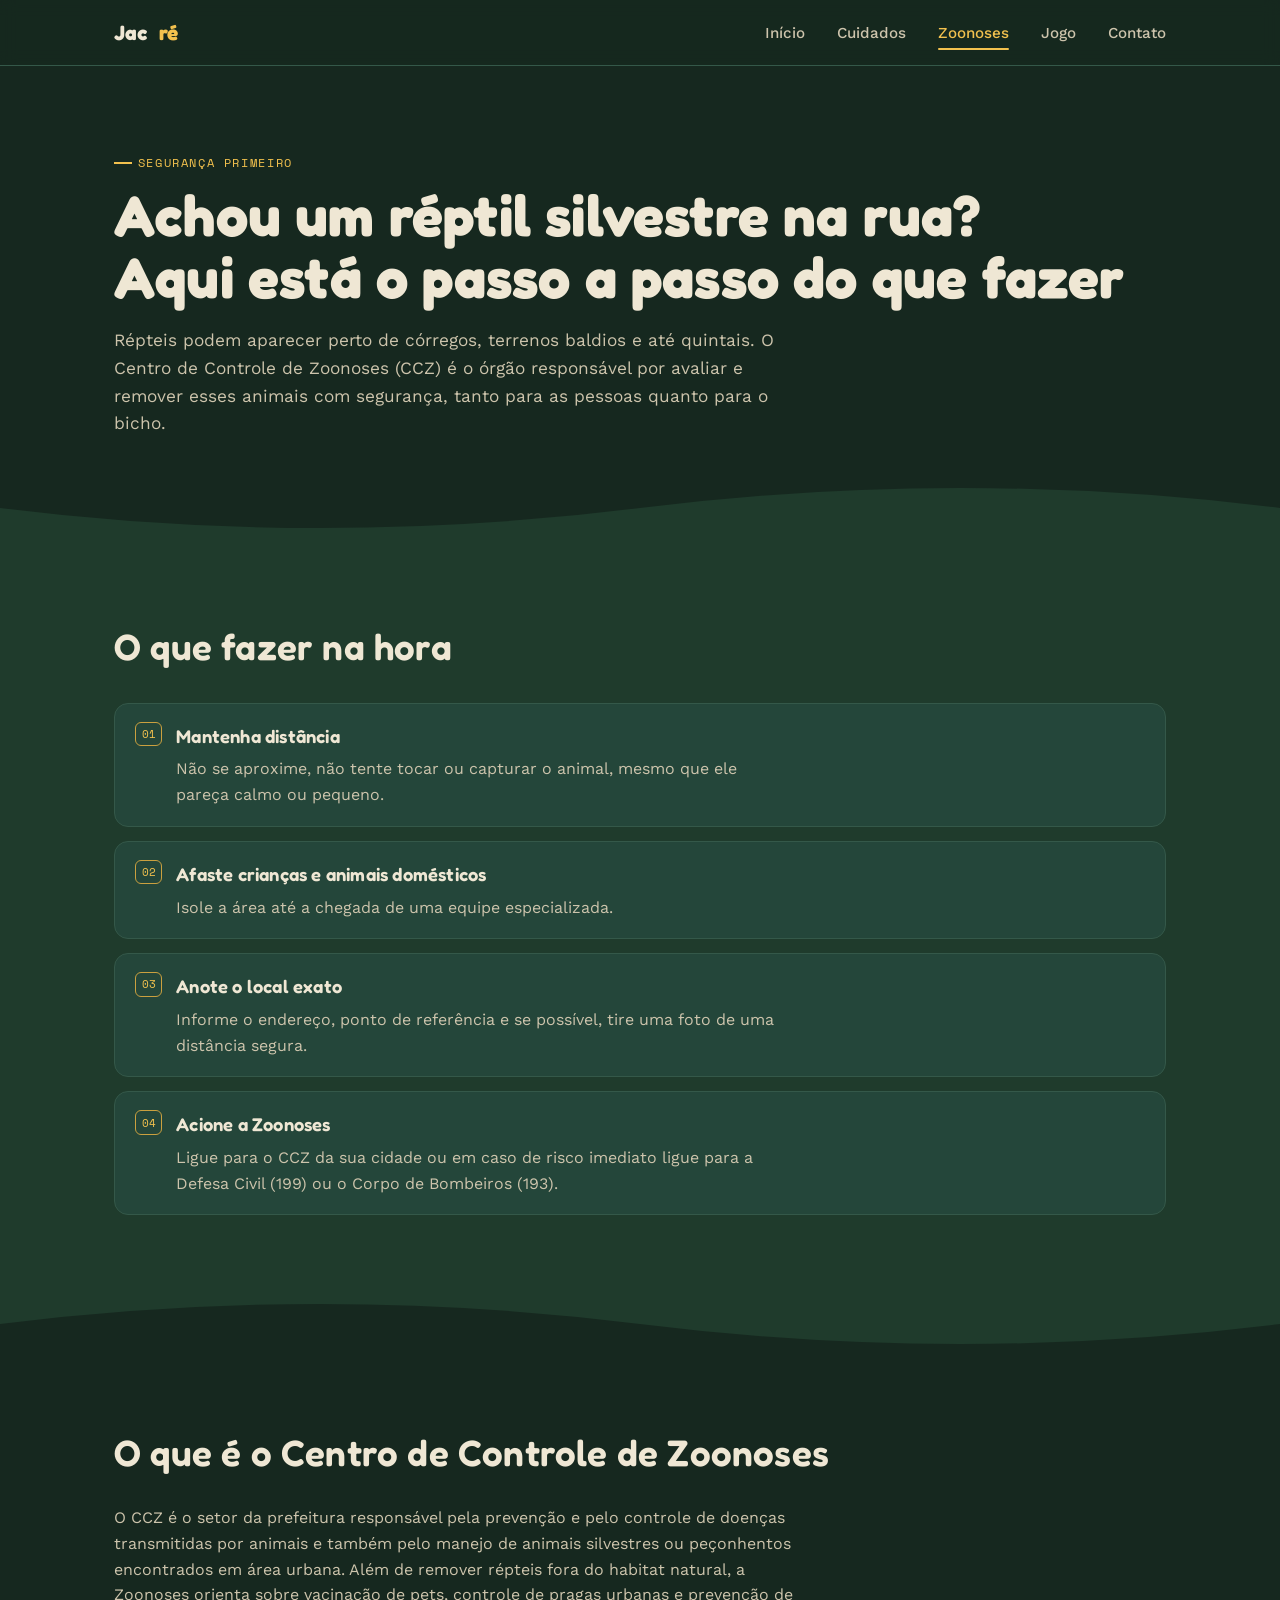
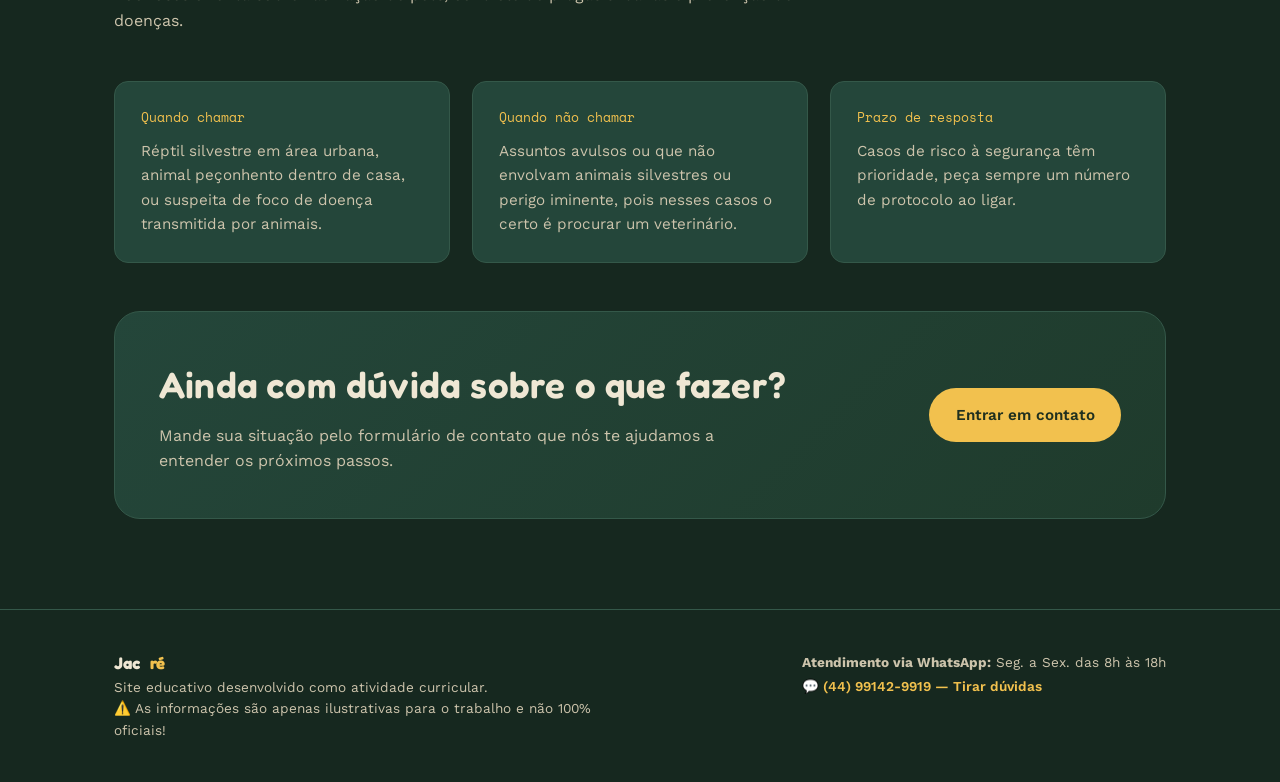
<file: zoonoses.html>
<!DOCTYPE html>
<html lang="pt-BR">

<head>
  <meta charset="UTF-8">
  <meta name="viewport" content="width=device-width, initial-scale=1.0">
  <title>Zoonoses — o que fazer e para quem ligar — Jacré</title>
  <link rel="stylesheet" href="css/style.css">
</head>

<body>

  <header class="site">
    <nav class="nav">
      <a href="index.html" class="brand">Jac<span class="dot">ré</span></a>
      <ul class="nav-links">
        <li><a href="index.html">Início</a></li>
        <li><a href="cuidados.html">Cuidados</a></li>
        <li><a href="zoonoses.html">Zoonoses</a></li>
        <li><a href="jogo.html">Jogo</a></li>
        <li><a href="contato.html">Contato</a></li>
      </ul>
      <button class="hamburger" aria-label="Abrir menu" aria-expanded="false">
        <span></span><span></span><span></span>
      </button>
    </nav>
  </header>

  <main>
    <section class="hero" style="padding-bottom:10px">
      <div class="wrap">
        <p class="eyebrow">Segurança primeiro</p>
        <h1>Achou um réptil silvestre na rua? <br>Aqui está o passo a passo do que fazer</h1>
        <p class="lead">Répteis podem aparecer perto de córregos,
          terrenos baldios e até quintais. O Centro de Controle de Zoonoses (CCZ) é o órgão responsável por avaliar e
          remover esses animais com segurança, tanto para as pessoas quanto para o bicho.</p>
      </div>
    </section>

    <svg class="wave" viewBox="0 0 1440 70" preserveAspectRatio="none">
      <path d="M0 30 Q 360 70 720 30 T 1440 30 V70 H0 Z" />
    </svg>

    <section class="section-alt">
      <div class="wrap">
        <h2>O que fazer na hora</h2>
        <ul class="info-list">
          <li><span class="tag">01</span>
            <div>
              <h3>Mantenha distância</h3>
              <p>Não se aproxime, não tente tocar ou capturar o animal, mesmo que ele pareça calmo ou pequeno.</p>
            </div>
          </li>
          <li><span class="tag">02</span>
            <div>
              <h3>Afaste crianças e animais domésticos</h3>
              <p>Isole a área até a chegada de uma equipe especializada.</p>
            </div>
          </li>
          <li><span class="tag">03</span>
            <div>
              <h3>Anote o local exato</h3>
              <p>Informe o endereço, ponto de referência e se possível, tire uma foto de uma distância segura.</p>
            </div>
          </li>
          <li><span class="tag">04</span>
            <div>
              <h3>Acione a Zoonoses</h3>
              <p>Ligue para o CCZ da sua cidade ou em caso de risco imediato ligue para a Defesa Civil (199) ou o Corpo
                de Bombeiros (193).</p>
            </div>
          </li>
        </ul>
      </div>
    </section>

    <svg class="wave" viewBox="0 0 1440 70" preserveAspectRatio="none" style="transform:scaleY(-1)">
      <path d="M0 30 Q 360 70 720 30 T 1440 30 V70 H0 Z" />
    </svg>

    <section>
      <div class="wrap">
        <h2>O que é o Centro de Controle de Zoonoses</h2>
        <p style="max-width:70ch">O CCZ é o setor da prefeitura responsável pela prevenção e pelo controle de doenças
          transmitidas por animais e também pelo manejo de animais silvestres ou peçonhentos encontrados em área
          urbana. Além de remover répteis fora do habitat natural, a Zoonoses orienta sobre vacinação de pets, controle
          de pragas urbanas e prevenção de doenças.</p>

        <div class="card-grid mt-lg">
          <div class="card">
            <span class="num">Quando chamar</span>
            <p>Réptil silvestre em área urbana, animal peçonhento dentro de casa, ou suspeita de foco de doença
              transmitida por animais.</p>
          </div>
          <div class="card">
            <span class="num">Quando não chamar</span>
            <p>Assuntos avulsos ou que não envolvam animais silvestres ou perigo iminente, pois nesses casos o certo é
              procurar um veterinário.</p>
          </div>
          <div class="card">
            <span class="num">Prazo de resposta</span>
            <p>Casos de risco à segurança têm prioridade, peça sempre um número de protocolo ao ligar.</p>
          </div>
        </div>

        <div class="banner mt-lg">
          <div>
            <h2 style="margin-bottom:.2em">Ainda com dúvida sobre o que fazer?</h2>
            <p>Mande sua situação pelo formulário de contato que nós te ajudamos a entender os próximos passos.</p>
          </div>
          <a href="contato.html" class="btn btn-primary">Entrar em contato</a>
        </div>
      </div>
    </section>
  </main>

  <footer class="site">
    <div class="wrap footer-grid">
      <div>
        <p class="brand">Jac<span class="dot">ré</span></p>
        <p>Site educativo desenvolvido como atividade curricular.<br>⚠️ As informações são apenas ilustrativas para o trabalho e não 100% oficiais!</p>
      </div>
      <div class="footer-whatsapp">
        <p><strong>Atendimento via WhatsApp:</strong> Seg. a Sex. das 8h às 18h</p>
        <p><a href="https://wa.me/5544991429919" target="_blank" rel="noopener noreferrer">💬 (44) 99142-9919 — Tirar
            dúvidas</a></p>
      </div>
    </div>
  </footer>

  <script src="js/script.js"></script>
</body>

</html>
</file>
<file: css/style.css>
/* ===========================================================
   JACRÉ — folha de estilos
   Paleta: lagoa ao entardecer + sol de barranco
   Display: Fredoka | Corpo: Work Sans | Utilitária: Space Mono
=========================================================== */

@import url('https://fonts.googleapis.com/css2?family=Fredoka:wght@500;600;700&family=Work+Sans:wght@400;500;600&family=Space+Mono:wght@400;700&display=swap');

:root {
  /* cores */
  --bg: #16281f;
  /* verde-lagoa profundo */
  --bg-soft: #1f3b2c;
  /* verde-lagoa médio, seções alternadas */
  --surface: #24463a;
  /* cartões */
  --surface-line: #345849;
  /* bordas sutis */
  --mud: #7a5230;
  /* barro / barranco */
  --sun: #f2c14e;
  /* sol / destaque principal */
  --sun-dim: #caa03f;
  --cream: #efe7d4;
  /* texto claro / papel */
  --cream-dim: #cdc4ac;
  --alert: #c1443a;
  /* erro / atenção — tijolo, não terracota-padrão */
  --alert-bg: #3a221f;

  /* tipografia */
  --f-display: 'Fredoka', sans-serif;
  --f-body: 'Work Sans', sans-serif;
  --f-mono: 'Space Mono', monospace;

  --radius: 14px;
  --radius-lg: 26px;
  --maxw: 1100px;
}

* {
  box-sizing: border-box;
  margin: 0;
  padding: 0;
}

html {
  scroll-behavior: smooth;
}

body {
  background: var(--bg);
  color: var(--cream);
  font-family: var(--f-body);
  line-height: 1.6;
  -webkit-font-smoothing: antialiased;
  overflow-x: hidden;
}

a {
  color: inherit;
  text-decoration: none;
}

img,
svg {
  display: block;
  max-width: 100%;
}

ul {
  list-style: none;
}

.wrap {
  max-width: var(--maxw);
  margin: 0 auto;
  padding: 0 24px;
}

h1,
h2,
h3 {
  font-family: var(--f-display);
  font-weight: 600;
  letter-spacing: .2px;
  color: var(--cream);
}

h1 {
  font-size: clamp(2.2rem, 5vw, 3.6rem);
  line-height: 1.08;
  font-weight: 700;
}

h2 {
  font-size: clamp(1.6rem, 3.2vw, 2.3rem);
  margin-bottom: .6em;
}

h3 {
  font-size: 1.15rem;
  margin-bottom: .3em;
}

p {
  color: var(--cream-dim);
  max-width: 60ch;
}

.eyebrow {
  font-family: var(--f-mono);
  font-size: .72rem;
  letter-spacing: .14em;
  text-transform: uppercase;
  color: var(--sun);
  display: inline-flex;
  align-items: center;
  gap: .5em;
  margin-bottom: 1em;
}

.eyebrow::before {
  content: "";
  width: 18px;
  height: 2px;
  background: var(--sun);
  display: inline-block;
}

.btn {
  font-family: var(--f-body);
  font-weight: 600;
  font-size: .95rem;
  padding: .85em 1.6em;
  border-radius: 999px;
  border: 2px solid transparent;
  cursor: pointer;
  display: inline-flex;
  align-items: center;
  gap: .5em;
  transition: transform .15s ease, background .2s ease, border-color .2s ease;
}

.btn:active {
  transform: scale(.97);
}

.btn-primary {
  background: var(--sun);
  color: #20301f;
}

.btn-primary:hover {
  background: var(--cream);
}

.btn-outline {
  border-color: var(--surface-line);
  color: var(--cream);
}

.btn-outline:hover {
  border-color: var(--sun);
  color: var(--sun);
}

/* ---------- HEADER / NAV ---------- */
header.site {
  position: sticky;
  top: 0;
  z-index: 50;
  background: rgba(22, 40, 31, .88);
  backdrop-filter: blur(8px);
  border-bottom: 1px solid var(--surface-line);
}

.nav {
  display: flex;
  align-items: center;
  justify-content: space-between;
  padding: 16px 24px;
  max-width: var(--maxw);
  margin: 0 auto;
}

.brand {
  display: flex;
  align-items: center;
  gap: .6em;
  font-family: var(--f-display);
  font-weight: 700;
  font-size: 1.3rem;
  color: var(--cream);
}

.brand .dot {
  color: var(--sun);
}

.nav-links {
  display: flex;
  gap: 2rem;
}

.nav-links a {
  font-weight: 500;
  font-size: .95rem;
  color: var(--cream-dim);
  position: relative;
  padding: .3em 0;
  transition: color .2s;
}

.nav-links a:hover,
.nav-links a.active {
  color: var(--sun);
}

.nav-links a.active::after {
  content: "";
  position: absolute;
  left: 0;
  bottom: -4px;
  width: 100%;
  height: 2px;
  background: var(--sun);
  border-radius: 2px;
}

.hamburger {
  display: none;
  flex-direction: column;
  gap: 5px;
  background: none;
  border: none;
  cursor: pointer;
  padding: 8px;
}

.hamburger span {
  width: 24px;
  height: 2px;
  background: var(--cream);
  border-radius: 2px;
  transition: all .25s ease;
}

.hamburger.open span:nth-child(1) {
  transform: translateY(7px) rotate(45deg);
}

.hamburger.open span:nth-child(2) {
  opacity: 0;
}

.hamburger.open span:nth-child(3) {
  transform: translateY(-7px) rotate(-45deg);
}

@media (max-width:820px) {
  .hamburger {
    display: flex;
  }

  .nav-links {
    position: fixed;
    top: 64px;
    right: 0;
    left: 0;
    background: var(--bg-soft);
    flex-direction: column;
    gap: 0;
    max-height: 0;
    overflow: hidden;
    transition: max-height .3s ease;
    border-bottom: 1px solid var(--surface-line);
  }

  .nav-links.open {
    max-height: 400px;
  }

  .nav-links li {
    border-top: 1px solid var(--surface-line);
  }

  .nav-links li a {
    padding: 1em 24px;
    display: block;
    width: 100%;
  }
}

/* ---------- HERO ---------- */
.hero {
  position: relative;
  padding: 80px 0 40px;
  overflow: hidden;
}

.hero-grid {
  display: grid;
  grid-template-columns: 1.1fr .9fr;
  gap: 40px;
  align-items: center;
}

@media (max-width:900px) {
  .hero-grid {
    grid-template-columns: 1fr;
    text-align: left;
  }
}

.hero p.lead {
  font-size: 1.08rem;
  margin: 1.1em 0 1.8em;
}

.hero-cta {
  display: flex;
  gap: 1em;
  flex-wrap: wrap;
}

.hero-stage {
  position: relative;
  aspect-ratio: 1/1;
  max-width: 420px;
  margin: 0 auto;
}

/* wave divider between sections */
.wave {
  display: block;
  width: 100%;
  height: 70px;
  margin-top: -1px;
}

.wave path {
  fill: var(--bg-soft);
}

.section-alt .wave path {
  fill: var(--bg);
}

section {
  padding: 70px 0;
}

.section-alt {
  background: var(--bg-soft);
}

/* ---------- CARDS ---------- */
.card-grid {
  display: grid;
  grid-template-columns: repeat(auto-fit, minmax(230px, 1fr));
  gap: 22px;
  margin-top: 2.2em;
}

.card {
  background: var(--surface);
  border: 1px solid var(--surface-line);
  border-radius: var(--radius);
  padding: 26px;
  transition: transform .2s ease, border-color .2s ease;
}

.card:hover {
  transform: translateY(-4px);
  border-color: var(--sun-dim);
}

.card .num {
  font-family: var(--f-mono);
  color: var(--sun);
  font-size: .8rem;
  margin-bottom: .8em;
  display: block;
}

.card p {
  color: var(--cream-dim);
  font-size: .95rem;
}

/* ---------- CTA BANNER ---------- */
.banner {
  background: linear-gradient(135deg, var(--surface), var(--bg-soft));
  border: 1px solid var(--surface-line);
  border-radius: var(--radius-lg);
  padding: 44px;
  display: flex;
  align-items: center;
  justify-content: space-between;
  gap: 24px;
  flex-wrap: wrap;
}

/* ---------- FOOTER ---------- */
footer.site {
  border-top: 1px solid var(--surface-line);
  padding: 40px 0;
  margin-top: 20px;
}

.footer-grid {
  display: flex;
  justify-content: space-between;
  flex-wrap: wrap;
  gap: 20px;
  font-size: .85rem;
  color: var(--cream-dim);
}

footer.site .brand {
  font-size: 1.05rem;
}

.footer-whatsapp p {
  margin: 2px 0;
}

.footer-whatsapp a {
  color: var(--sun);
  font-weight: 600;
  display: inline-flex;
  align-items: center;
  gap: 6px;
  transition: color .2s ease;
}

.footer-whatsapp a:hover {
  color: var(--cream);
  text-decoration: underline;
}

/* ---------- FORM (contato) ---------- */
.form-card {
  background: var(--surface);
  border: 1px solid var(--surface-line);
  border-radius: var(--radius-lg);
  padding: 36px;
  max-width: 640px;
}

.field {
  margin-bottom: 22px;
}

.field label {
  display: block;
  font-family: var(--f-mono);
  font-size: .75rem;
  letter-spacing: .06em;
  text-transform: uppercase;
  color: var(--sun);
  margin-bottom: .5em;
}

.field input,
.field textarea {
  width: 100%;
  background: var(--bg);
  border: 1.5px solid var(--surface-line);
  border-radius: 10px;
  padding: .85em 1em;
  color: var(--cream);
  font-family: var(--f-body);
  font-size: .98rem;
  transition: border-color .2s;
}

.field input:focus,
.field textarea:focus {
  outline: none;
  border-color: var(--sun);
}

.field textarea {
  resize: vertical;
  min-height: 120px;
}

.error-msg {
  color: var(--alert);
  font-size: .82rem;
  margin-top: .4em;
  font-family: var(--f-mono);
  display: none;
}

.field.invalid input,
.field.invalid textarea {
  border-color: var(--alert);
}

.field.invalid .error-msg {
  display: block;
}

.confirm-box {
  margin-top: 26px;
  background: var(--bg);
  border: 1px dashed var(--sun-dim);
  border-radius: var(--radius);
  padding: 22px;
  display: none;
}

.confirm-box.show {
  display: block;
  animation: fadein .3s ease;
}

.confirm-box dt {
  font-family: var(--f-mono);
  font-size: .72rem;
  color: var(--sun);
  text-transform: uppercase;
  margin-top: .8em;
}

.confirm-box dt:first-child {
  margin-top: 0;
}

.confirm-box dd {
  color: var(--cream);
  margin: .15em 0 0;
}

@keyframes fadein {
  from {
    opacity: 0;
    transform: translateY(6px);
  }

  to {
    opacity: 1;
    transform: translateY(0);
  }
}

/* ---------- ZOONOSES / CONTACT INFO BLOCKS ---------- */
.info-list {
  margin-top: 1.6em;
  display: grid;
  gap: 14px;
}

.info-list li {
  background: var(--surface);
  border: 1px solid var(--surface-line);
  border-radius: var(--radius);
  padding: 18px 20px;
  display: flex;
  gap: 14px;
  align-items: flex-start;
}

.info-list .tag {
  font-family: var(--f-mono);
  font-size: .7rem;
  color: var(--sun);
  border: 1px solid var(--sun-dim);
  border-radius: 6px;
  padding: .2em .5em;
  white-space: nowrap;
}

/* ---------- JOGO PAGE ---------- */

/* container externo: agrupa a barra de ferramentas + o quadro do jogo */
.game-shell {
  /* Cabe 540px de largura ou 100% do container */
  width: min(540px, 100%);
  margin: 0 auto;
}

/* barra com os botões (tela cheia / fechar), FORA do quadro do jogo,
   pra nunca sobrepor o placar/UI desenhado dentro do jogo */
.game-toolbar {
  display: none;
  justify-content: flex-end;
  gap: 8px;
  padding: 0 0 8px;
}

.game-toolbar.visible {
  display: flex;
}

.game-tool-btn {
  background: rgba(15, 28, 21, .75);
  border: 1px solid var(--surface-line);
  border-radius: 8px;
  color: var(--cream);
  font-size: 1.1rem;
  font-weight: 700;
  width: 36px;
  height: 36px;
  display: flex;
  align-items: center;
  justify-content: center;
  cursor: pointer;
  transition: background .2s, transform .1s, border-color .2s;
  backdrop-filter: blur(4px);
}

.game-tool-btn:hover {
  background: rgba(193, 68, 58, .8);
  border-color: var(--alert);
  transform: scale(1.1);
}

.game-frame-wrap {
  border: 2px solid var(--surface-line);
  border-radius: var(--radius-lg);
  overflow: hidden;
  background: #0f1c15;
  /* largura já considera o teto de 82vh, então a proporção 540:960
     nunca precisa ser "cortada" pelo max-height — evita o quadro
     ficar torto e descentralizado em celulares com tela baixa */
  width: min(540px, 100%, calc(82vh * 540 / 960));
  aspect-ratio: 540 / 960;
  max-height: 82vh;
  margin: 0 auto;
  display: flex;
  align-items: center;
  justify-content: center;
  position: relative;
}

/* modo tela cheia "falso" via CSS: cobre a viewport inteira.
   Funciona igual em iOS Safari, Android e desktop (a Fullscreen API
   nativa do navegador não é confiável no Safari do iPhone). */
.game-frame-wrap.is-fullscreen {
  position: fixed;
  inset: 0;
  /* 100% em vez de 100vw/100vh: o "inset: 0" já cola nas bordas da
     viewport visível; 100vw pode ser mais largo que ela em mobile
     (por causa da faixa da barra de rolagem) e gerar overflow lateral */
  width: 100%;
  height: 100%;
  max-height: 100vh;
  aspect-ratio: auto;
  z-index: 9999;
  border-radius: 0;
  border-width: 0;
  margin: 0;
}

body.game-fullscreen-active {
  overflow: hidden;
}

/* em tela cheia, a barra precisa "grudar" na viewport com z-index
   maior que o do quadro do jogo, senão o jogo cobre os botões */
body.game-fullscreen-active .game-toolbar {
  position: fixed;
  /* canto inferior em vez de superior: o placar do jogo costuma
     ficar no topo, então aqui reduz a chance de sobreposição.
     env(safe-area-inset-*) respeita a barra de gestos do iPhone. */
  bottom: max(12px, env(safe-area-inset-bottom));
  right: max(12px, env(safe-area-inset-right));
  top: auto;
  left: auto;
  z-index: 10000;
  padding: 0;
  transition: opacity .4s ease;
}

/* depois de alguns segundos sem toque, o botão esmaece pra não
   ficar cobrindo a tela do jogo; volta ao normal ao tocar perto dele */
body.game-fullscreen-active .game-toolbar.is-idle {
  opacity: .3;
}

/* em tela cheia, só o botão de minimizar fica visível —
   o de fechar (✕) tampava o placar do jogo */
body.game-fullscreen-active #game-close-btn {
  display: none;
}

.game-frame-wrap iframe {
  width: 100%;
  height: 100%;
  border: 0;
  display: block;
}

/* overlay de "clique para jogar" */
.game-overlay {
  position: absolute;
  inset: 0;
  background: rgba(15, 28, 21, .92);
  display: flex;
  flex-direction: column;
  align-items: center;
  justify-content: center;
  gap: 18px;
  z-index: 10;
  cursor: pointer;
  transition: opacity .3s ease;
}

.game-overlay.hidden {
  opacity: 0;
  pointer-events: none;
}

.game-overlay-icon {
  font-size: 4rem;
  line-height: 1;
  animation: pulse 2s ease-in-out infinite;
}

@keyframes pulse {

  0%,
  100% {
    transform: scale(1);
  }

  50% {
    transform: scale(1.08);
  }
}

.game-overlay p {
  font-family: var(--f-display);
  font-size: 1.1rem;
  color: var(--cream);
  max-width: none;
}

.game-overlay .play-btn {
  background: var(--sun);
  color: #1a2e1f;
  font-family: var(--f-display);
  font-weight: 700;
  font-size: 1rem;
  padding: .8em 2em;
  border-radius: 999px;
  border: none;
  cursor: pointer;
  display: inline-flex;
  align-items: center;
  gap: .5em;
  transition: background .2s, transform .15s;
}

.game-overlay .play-btn:hover {
  background: var(--cream);
  transform: scale(1.04);
}

.game-placeholder {
  text-align: center;
  padding: 40px;
  color: var(--cream-dim);
  font-family: var(--f-mono);
  font-size: .85rem;
  max-width: 420px;
}

/* ---------- JACRÉ SVG (hero) ---------- */
.sun-ray {
  transform-origin: 210px 90px;
  animation: spin 40s linear infinite;
}

@keyframes spin {
  to {
    transform: rotate(360deg);
  }
}

.eye-lid {
  animation: blink 5s ease-in-out infinite;
}

@keyframes blink {

  0%,
  92%,
  100% {
    transform: scaleY(0);
  }

  95% {
    transform: scaleY(1);
  }
}

.ripple {
  animation: ripple 3.5s ease-in-out infinite;
}

.ripple.r2 {
  animation-delay: .6s;
}

.ripple.r3 {
  animation-delay: 1.2s;
}

@keyframes ripple {
  0% {
    opacity: .5;
    transform: scale(.9);
  }

  50% {
    opacity: .15;
    transform: scale(1.06);
  }

  100% {
    opacity: .5;
    transform: scale(.9);
  }
}

@media (prefers-reduced-motion: reduce) {

  .sun-ray,
  .eye-lid,
  .ripple {
    animation: none !important;
  }
}

/* utility */
.center {
  text-align: center;
}

.mt-lg {
  margin-top: 3rem;
}
</file>
